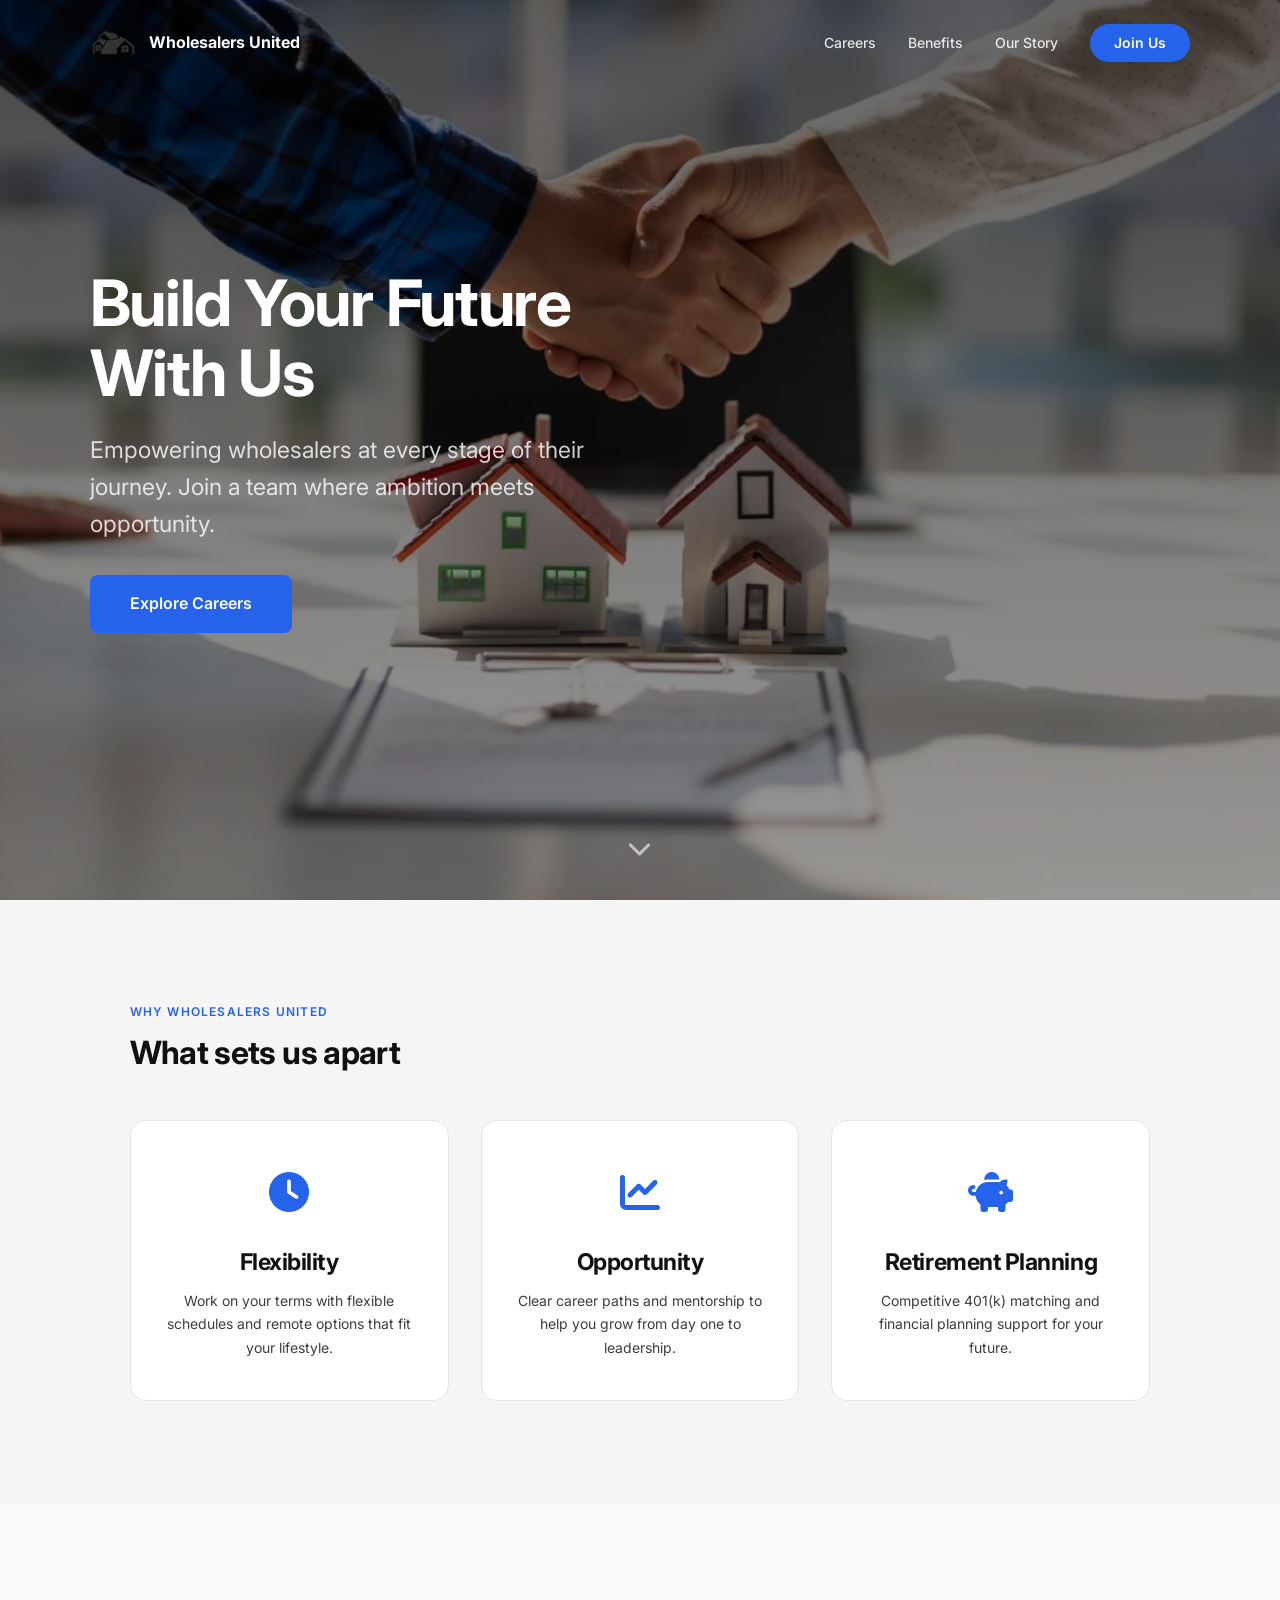
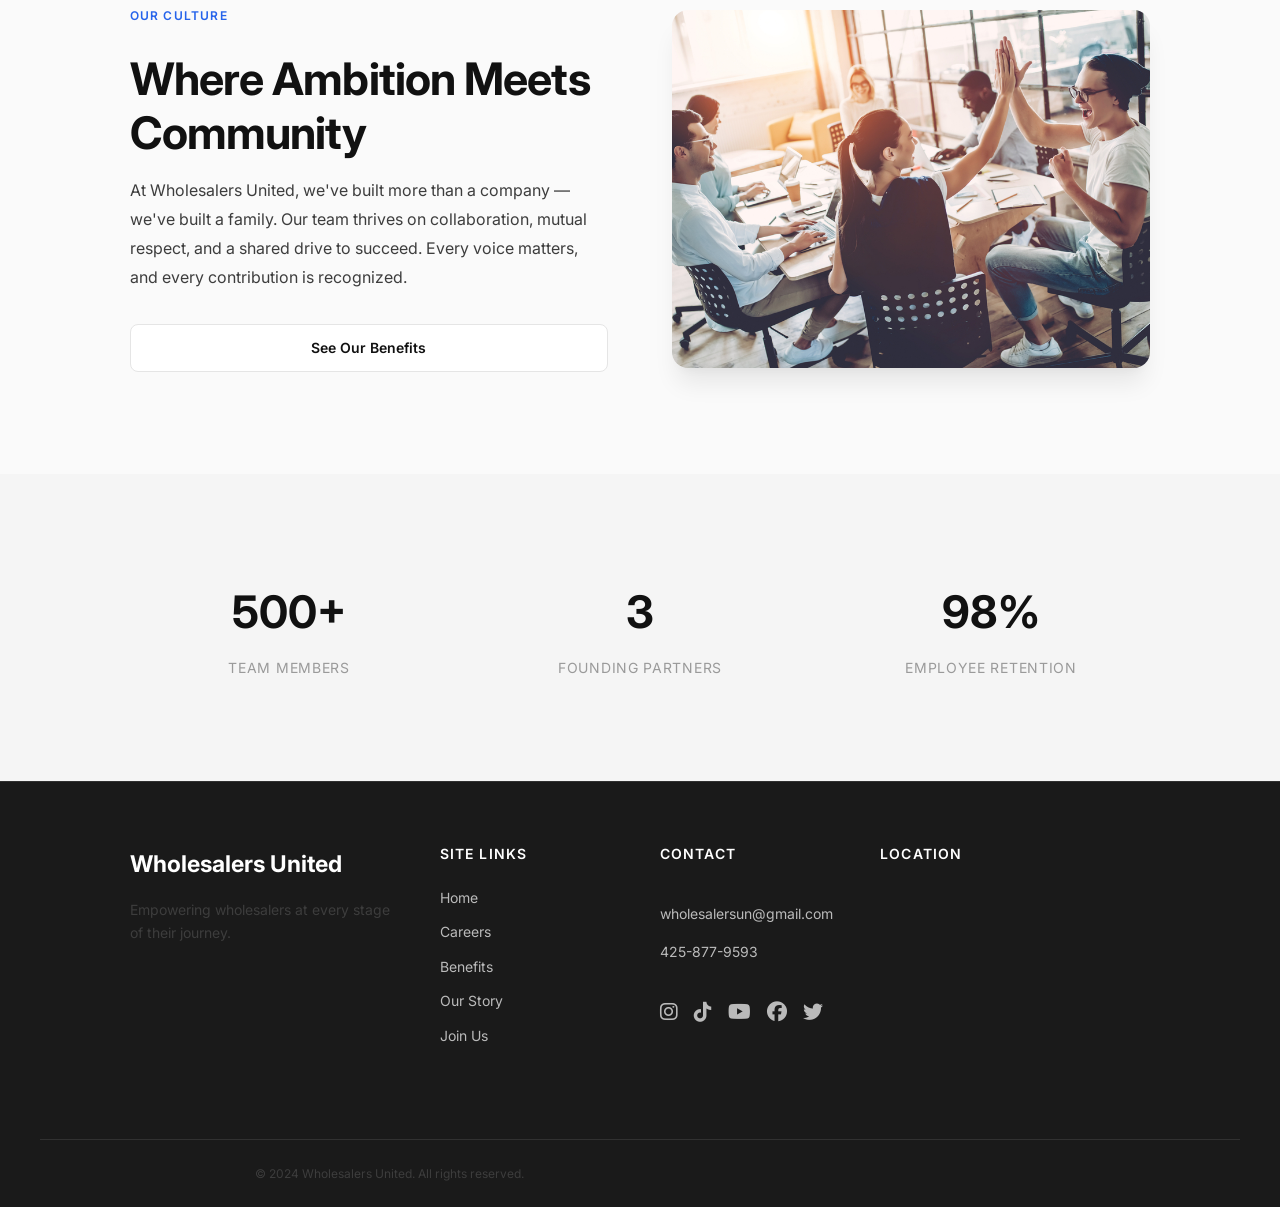
<file: index.html>
<!DOCTYPE html>
<html lang="en">
<head>
    <meta charset="UTF-8">
    <meta name="viewport" content="width=device-width, initial-scale=1.0">
    <meta name="description" content="Wholesalers United - Build your future in the wholesale industry. Explore careers, benefits, and opportunities.">
    <meta name="author" content="Abhinav, Prasanna, Sathvik">
    <link rel="stylesheet" href="https://cdnjs.cloudflare.com/ajax/libs/font-awesome/6.2.0/css/all.min.css" integrity="sha512-xh6O/CkQoPOWDdYTDqeRdPCVd1SpvCA9XXcUnZS2FmJNp1coAFzvtCN9BmamE+4aHK8yyUHUSCcJHgXloTyT2A==" crossorigin="anonymous" referrerpolicy="no-referrer">
    <link rel="stylesheet" href="style.css">
    <link rel="shortcut icon" href="./assets/images/logo.png" type="image/x-icon">
    <title>Wholesalers United</title>
</head>
<body>

    <!-- Navigation -->
    <nav class="nav" id="nav">
        <a href="index.html" class="nav__logo">
            <img src="assets/images/logo-small.png" alt="Wholesalers United logo">
            <span>Wholesalers United</span>
        </a>
        <div class="nav__links">
            <a href="careers.html" class="nav__link">Careers</a>
            <a href="benefits.html" class="nav__link">Benefits</a>
            <a href="ourStory.html" class="nav__link">Our Story</a>
            <a href="joinus.html" class="nav__cta">Join Us</a>
        </div>
        <div class="hamburger" id="hamburger" aria-label="Toggle navigation menu">
            <span class="hamburger__line"></span>
            <span class="hamburger__line"></span>
            <span class="hamburger__line"></span>
        </div>
    </nav>

    <!-- Mobile Menu -->
    <div class="mobile-menu" id="mobileMenu">
        <a href="careers.html" class="mobile-menu__link">Careers</a>
        <a href="benefits.html" class="mobile-menu__link">Benefits</a>
        <a href="ourStory.html" class="mobile-menu__link">Our Story</a>
        <a href="joinus.html" class="mobile-menu__link">Join Us</a>
    </div>

    <main>
        <!-- Hero -->
        <section class="hero hero--home">
            <div class="hero__content">
                <h1 class="hero__heading">Build Your Future With Us</h1>
                <p class="hero__subtext">Empowering wholesalers at every stage of their journey. Join a team where ambition meets opportunity.</p>
                <a href="joinus.html" class="btn btn--primary btn--large">Explore Careers</a>
            </div>
            <div class="hero__scroll" aria-hidden="true">
                <i class="fas fa-chevron-down"></i>
            </div>
        </section>

        <!-- Why Join -->
        <section class="value-section section-padding">
            <div class="container">
                <p class="eyebrow reveal">Why Wholesalers United</p>
                <h2 class="reveal" style="margin-bottom: var(--space-12);">What sets us apart</h2>
                <div class="value-grid">
                    <div class="value-card reveal reveal-delay-1">
                        <div class="value-card__icon"><i class="fas fa-clock"></i></div>
                        <h3 class="value-card__title">Flexibility</h3>
                        <p class="value-card__text">Work on your terms with flexible schedules and remote options that fit your lifestyle.</p>
                    </div>
                    <div class="value-card reveal reveal-delay-2">
                        <div class="value-card__icon"><i class="fas fa-chart-line"></i></div>
                        <h3 class="value-card__title">Opportunity</h3>
                        <p class="value-card__text">Clear career paths and mentorship to help you grow from day one to leadership.</p>
                    </div>
                    <div class="value-card reveal reveal-delay-3">
                        <div class="value-card__icon"><i class="fas fa-piggy-bank"></i></div>
                        <h3 class="value-card__title">Retirement Planning</h3>
                        <p class="value-card__text">Competitive 401(k) matching and financial planning support for your future.</p>
                    </div>
                </div>
            </div>
        </section>

        <!-- Culture -->
        <section class="section-padding">
            <div class="container">
                <div class="culture">
                    <div class="culture__content reveal">
                        <p class="eyebrow">Our Culture</p>
                        <h2 class="culture__heading">Where Ambition Meets Community</h2>
                        <p class="culture__text">At Wholesalers United, we've built more than a company &mdash; we've built a family. Our team thrives on collaboration, mutual respect, and a shared drive to succeed. Every voice matters, and every contribution is recognized.</p>
                        <a href="benefits.html" class="btn btn--secondary">See Our Benefits</a>
                    </div>
                    <img src="assets/images/culture.jpg" alt="Team collaborating at Wholesalers United" class="culture__image reveal">
                </div>
            </div>
        </section>

        <!-- Stats -->
        <section class="stats section-padding">
            <div class="container">
                <div class="stats__grid">
                    <div class="reveal">
                        <div class="stats__number">500+</div>
                        <div class="stats__label">Team Members</div>
                    </div>
                    <div class="reveal reveal-delay-1">
                        <div class="stats__number">3</div>
                        <div class="stats__label">Founding Partners</div>
                    </div>
                    <div class="reveal reveal-delay-2">
                        <div class="stats__number">98%</div>
                        <div class="stats__label">Employee Retention</div>
                    </div>
                </div>
            </div>
        </section>
    </main>

    <!-- Footer -->
    <footer class="footer">
        <div class="footer__inner">
            <div class="footer__brand">
                <div class="footer__logo">Wholesalers United</div>
                <p class="footer__tagline">Empowering wholesalers at every stage of their journey.</p>
            </div>
            <div>
                <h4 class="footer__heading">Site Links</h4>
                <nav class="footer__links">
                    <a href="index.html" class="footer__link">Home</a>
                    <a href="careers.html" class="footer__link">Careers</a>
                    <a href="benefits.html" class="footer__link">Benefits</a>
                    <a href="ourStory.html" class="footer__link">Our Story</a>
                    <a href="joinus.html" class="footer__link">Join Us</a>
                </nav>
            </div>
            <div class="footer__contact">
                <h4 class="footer__heading">Contact</h4>
                <div class="footer__contact-item">
                    <a href="mailto:wholesalersun@gmail.com">wholesalersun@gmail.com</a>
                </div>
                <div class="footer__contact-item">
                    <a href="tel:+14258779593">425-877-9593</a>
                </div>
                <div class="footer__socials">
                    <a href="https://www.instagram.com/race.2space/" class="footer__social-icon" aria-label="Instagram"><i class="fab fa-instagram"></i></a>
                    <a href="#" class="footer__social-icon" aria-label="TikTok"><i class="fab fa-tiktok"></i></a>
                    <a href="#" class="footer__social-icon" aria-label="YouTube"><i class="fab fa-youtube"></i></a>
                    <a href="#" class="footer__social-icon" aria-label="Facebook"><i class="fab fa-facebook"></i></a>
                    <a href="#" class="footer__social-icon" aria-label="Twitter"><i class="fab fa-twitter"></i></a>
                </div>
            </div>
            <div class="footer__map">
                <h4 class="footer__heading">Location</h4>
                <iframe
                    src="https://www.google.com/maps/embed/v1/place?key=AIzaSyBC4UJkv5-2PbhkRi8SfVWRxBMUucpZniI&q=Eiffel+Tower,Paris+France"
                    loading="lazy"
                    referrerpolicy="no-referrer-when-downgrade"
                    title="Office location map"
                    allowfullscreen>
                </iframe>
            </div>
        </div>
        <div class="footer__bottom">
            <p>&copy; 2024 Wholesalers United. All rights reserved.</p>
        </div>
    </footer>

    <script src="index.js"></script>
</body>
</html>
</file>
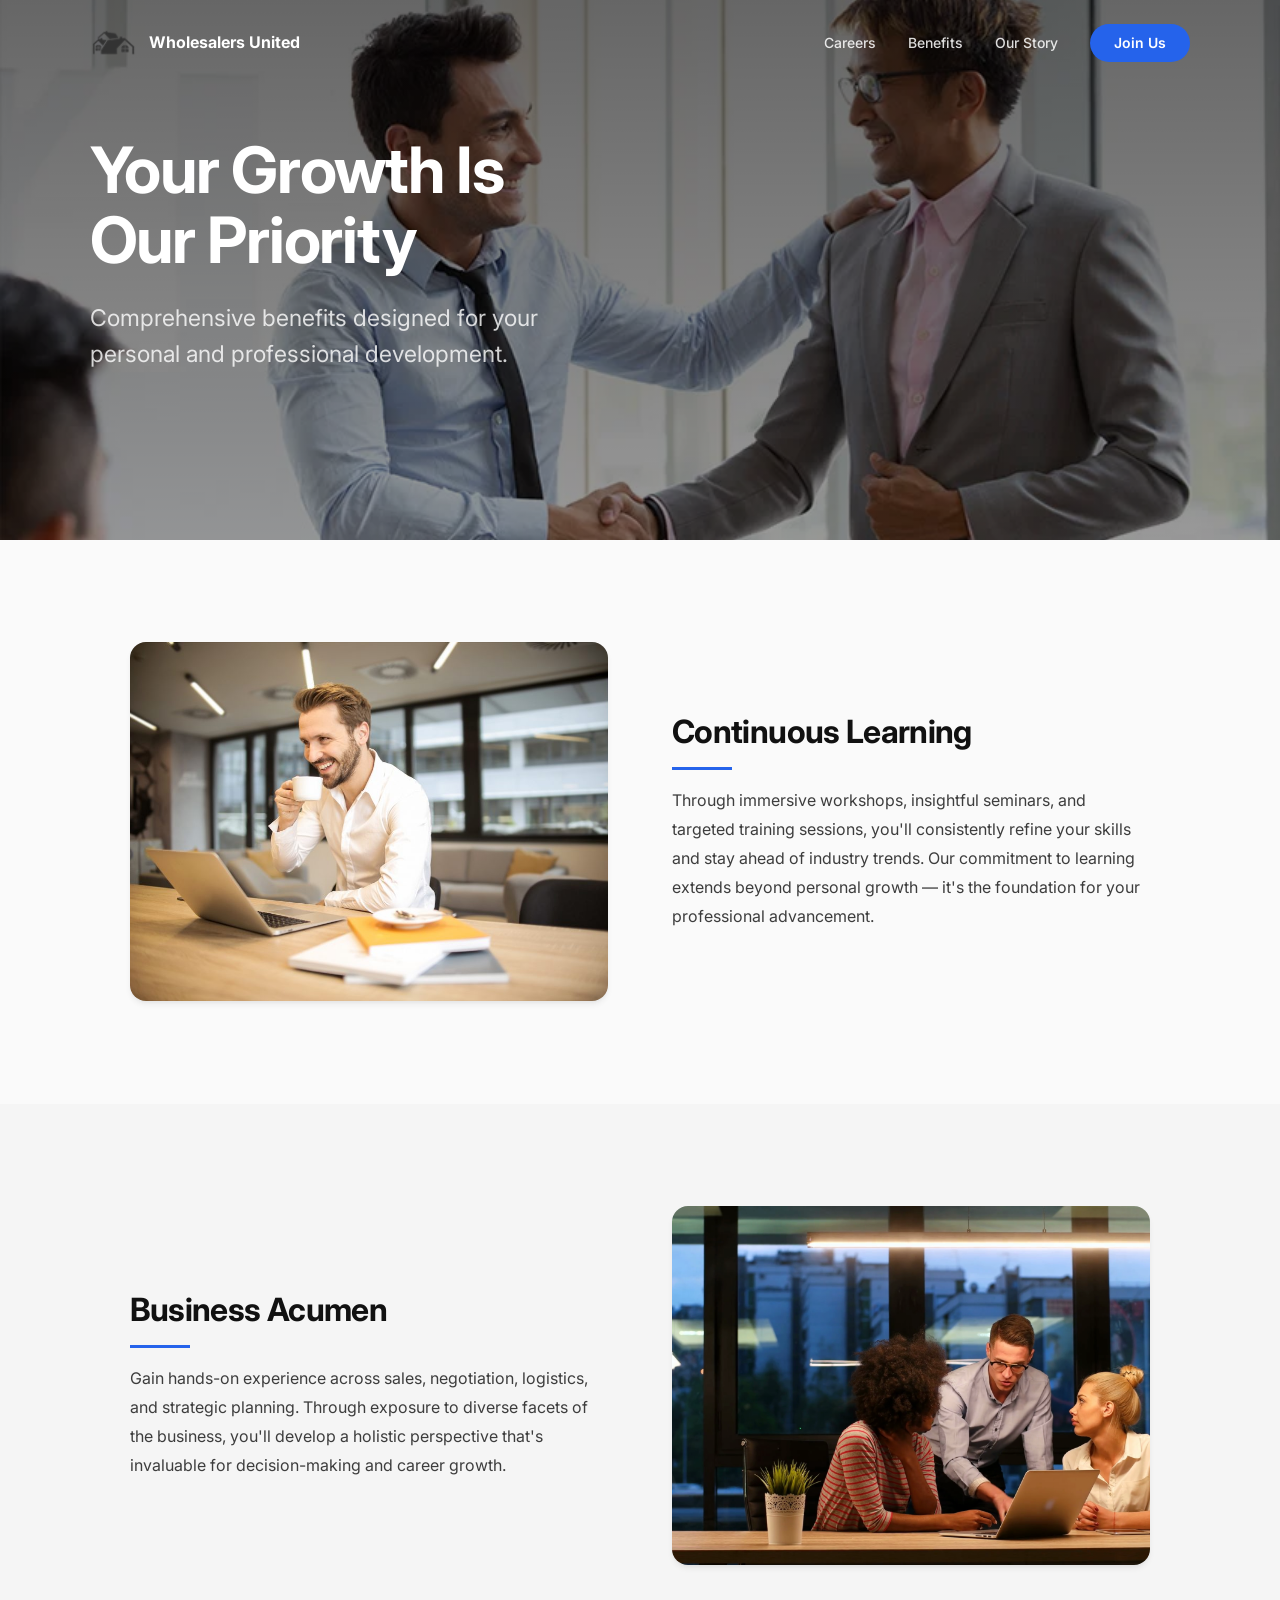
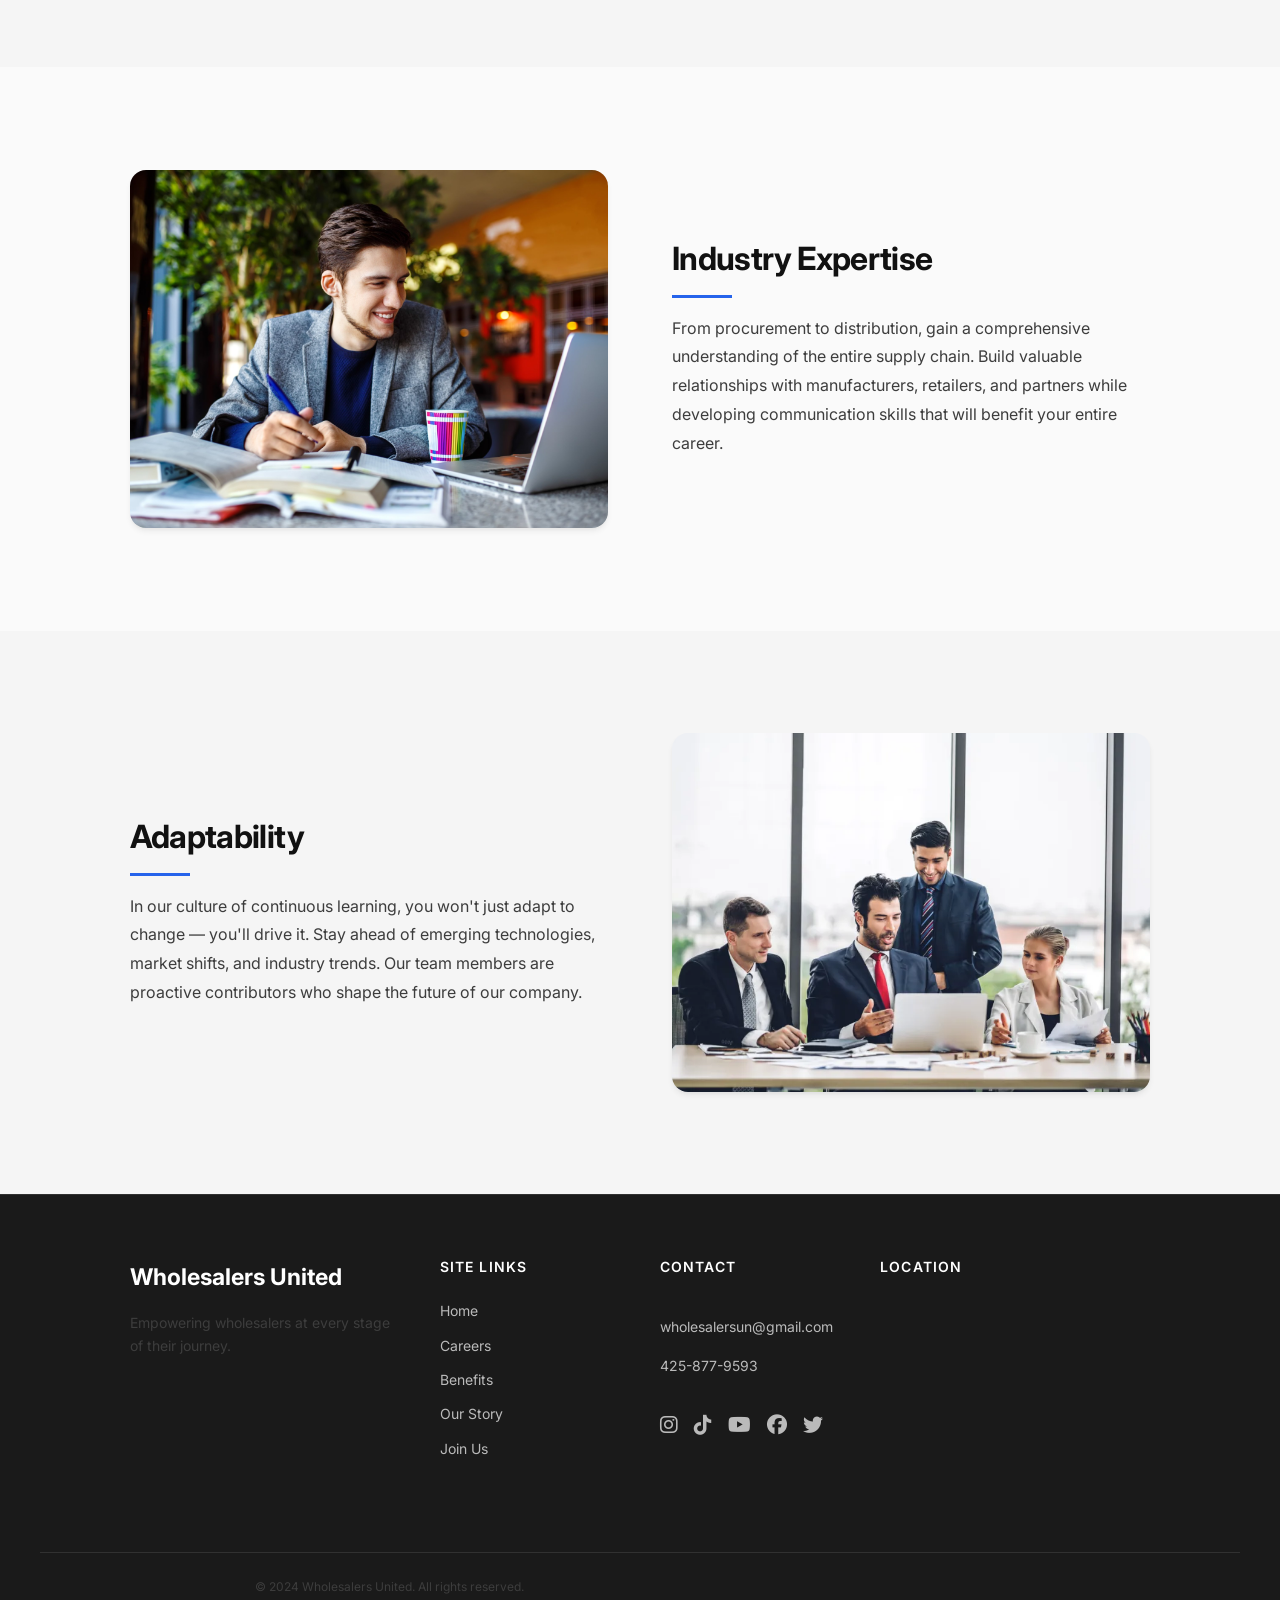
<file: benefits.html>
<!DOCTYPE html>
<html lang="en">
<head>
    <meta charset="UTF-8">
    <meta name="viewport" content="width=device-width, initial-scale=1.0">
    <meta name="description" content="Discover the benefits of working at Wholesalers United - learning, growth, and career development.">
    <meta name="author" content="Abhinav, Prasanna, Sathvik">
    <link rel="stylesheet" href="https://cdnjs.cloudflare.com/ajax/libs/font-awesome/6.2.0/css/all.min.css" integrity="sha512-xh6O/CkQoPOWDdYTDqeRdPCVd1SpvCA9XXcUnZS2FmJNp1coAFzvtCN9BmamE+4aHK8yyUHUSCcJHgXloTyT2A==" crossorigin="anonymous" referrerpolicy="no-referrer">
    <link rel="stylesheet" href="style.css">
    <link rel="shortcut icon" href="./assets/images/logo.png" type="image/x-icon">
    <title>Benefits - Wholesalers United</title>
</head>
<body>

    <!-- Navigation -->
    <nav class="nav" id="nav">
        <a href="index.html" class="nav__logo">
            <img src="assets/images/logo-small.png" alt="Wholesalers United logo">
            <span>Wholesalers United</span>
        </a>
        <div class="nav__links">
            <a href="careers.html" class="nav__link">Careers</a>
            <a href="benefits.html" class="nav__link">Benefits</a>
            <a href="ourStory.html" class="nav__link">Our Story</a>
            <a href="joinus.html" class="nav__cta">Join Us</a>
        </div>
        <div class="hamburger" id="hamburger" aria-label="Toggle navigation menu">
            <span class="hamburger__line"></span>
            <span class="hamburger__line"></span>
            <span class="hamburger__line"></span>
        </div>
    </nav>

    <!-- Mobile Menu -->
    <div class="mobile-menu" id="mobileMenu">
        <a href="careers.html" class="mobile-menu__link">Careers</a>
        <a href="benefits.html" class="mobile-menu__link">Benefits</a>
        <a href="ourStory.html" class="mobile-menu__link">Our Story</a>
        <a href="joinus.html" class="mobile-menu__link">Join Us</a>
    </div>

    <main>
        <!-- Hero -->
        <section class="hero hero--benefits hero--short">
            <div class="hero__content">
                <h1 class="hero__heading">Your Growth Is Our Priority</h1>
                <p class="hero__subtext">Comprehensive benefits designed for your personal and professional development.</p>
            </div>
        </section>

        <!-- Benefit 1: Continuous Learning -->
        <section class="section-padding">
            <div class="container">
                <div class="benefit-row reveal">
                    <img src="assets/images/benefit-learning.jpg" alt="Employee learning and development" class="benefit-row__image">
                    <div class="benefit-row__content">
                        <h2 class="benefit-row__title">Continuous Learning</h2>
                        <hr class="benefit-row__divider">
                        <p class="benefit-row__text">Through immersive workshops, insightful seminars, and targeted training sessions, you'll consistently refine your skills and stay ahead of industry trends. Our commitment to learning extends beyond personal growth &mdash; it's the foundation for your professional advancement.</p>
                    </div>
                </div>
            </div>
        </section>

        <!-- Benefit 2: Business Acumen -->
        <section class="section-padding" style="background-color: var(--color-gray-100);">
            <div class="container">
                <div class="benefit-row benefit-row--reverse reveal">
                    <img src="assets/images/benefit-business.webp" alt="Developing business skills" class="benefit-row__image">
                    <div class="benefit-row__content">
                        <h2 class="benefit-row__title">Business Acumen</h2>
                        <hr class="benefit-row__divider">
                        <p class="benefit-row__text">Gain hands-on experience across sales, negotiation, logistics, and strategic planning. Through exposure to diverse facets of the business, you'll develop a holistic perspective that's invaluable for decision-making and career growth.</p>
                    </div>
                </div>
            </div>
        </section>

        <!-- Benefit 3: Industry Expertise -->
        <section class="section-padding">
            <div class="container">
                <div class="benefit-row reveal">
                    <img src="assets/images/benefit-industry.webp" alt="Industry experience and expertise" class="benefit-row__image">
                    <div class="benefit-row__content">
                        <h2 class="benefit-row__title">Industry Expertise</h2>
                        <hr class="benefit-row__divider">
                        <p class="benefit-row__text">From procurement to distribution, gain a comprehensive understanding of the entire supply chain. Build valuable relationships with manufacturers, retailers, and partners while developing communication skills that will benefit your entire career.</p>
                    </div>
                </div>
            </div>
        </section>

        <!-- Benefit 4: Adaptability -->
        <section class="section-padding" style="background-color: var(--color-gray-100);">
            <div class="container">
                <div class="benefit-row benefit-row--reverse reveal">
                    <img src="assets/images/benefit-adaptability.webp" alt="Adaptability and innovation" class="benefit-row__image">
                    <div class="benefit-row__content">
                        <h2 class="benefit-row__title">Adaptability</h2>
                        <hr class="benefit-row__divider">
                        <p class="benefit-row__text">In our culture of continuous learning, you won't just adapt to change &mdash; you'll drive it. Stay ahead of emerging technologies, market shifts, and industry trends. Our team members are proactive contributors who shape the future of our company.</p>
                    </div>
                </div>
            </div>
        </section>
    </main>

    <!-- Footer -->
    <footer class="footer">
        <div class="footer__inner">
            <div class="footer__brand">
                <div class="footer__logo">Wholesalers United</div>
                <p class="footer__tagline">Empowering wholesalers at every stage of their journey.</p>
            </div>
            <div>
                <h4 class="footer__heading">Site Links</h4>
                <nav class="footer__links">
                    <a href="index.html" class="footer__link">Home</a>
                    <a href="careers.html" class="footer__link">Careers</a>
                    <a href="benefits.html" class="footer__link">Benefits</a>
                    <a href="ourStory.html" class="footer__link">Our Story</a>
                    <a href="joinus.html" class="footer__link">Join Us</a>
                </nav>
            </div>
            <div class="footer__contact">
                <h4 class="footer__heading">Contact</h4>
                <div class="footer__contact-item">
                    <a href="mailto:wholesalersun@gmail.com">wholesalersun@gmail.com</a>
                </div>
                <div class="footer__contact-item">
                    <a href="tel:+14258779593">425-877-9593</a>
                </div>
                <div class="footer__socials">
                    <a href="https://www.instagram.com/race.2space/" class="footer__social-icon" aria-label="Instagram"><i class="fab fa-instagram"></i></a>
                    <a href="#" class="footer__social-icon" aria-label="TikTok"><i class="fab fa-tiktok"></i></a>
                    <a href="#" class="footer__social-icon" aria-label="YouTube"><i class="fab fa-youtube"></i></a>
                    <a href="#" class="footer__social-icon" aria-label="Facebook"><i class="fab fa-facebook"></i></a>
                    <a href="#" class="footer__social-icon" aria-label="Twitter"><i class="fab fa-twitter"></i></a>
                </div>
            </div>
            <div class="footer__map">
                <h4 class="footer__heading">Location</h4>
                <iframe
                    src="https://www.google.com/maps/embed/v1/place?key=AIzaSyBC4UJkv5-2PbhkRi8SfVWRxBMUucpZniI&q=Eiffel+Tower,Paris+France"
                    loading="lazy"
                    referrerpolicy="no-referrer-when-downgrade"
                    title="Office location map"
                    allowfullscreen>
                </iframe>
            </div>
        </div>
        <div class="footer__bottom">
            <p>&copy; 2024 Wholesalers United. All rights reserved.</p>
        </div>
    </footer>

    <script src="index.js"></script>
</body>
</html>
</file>
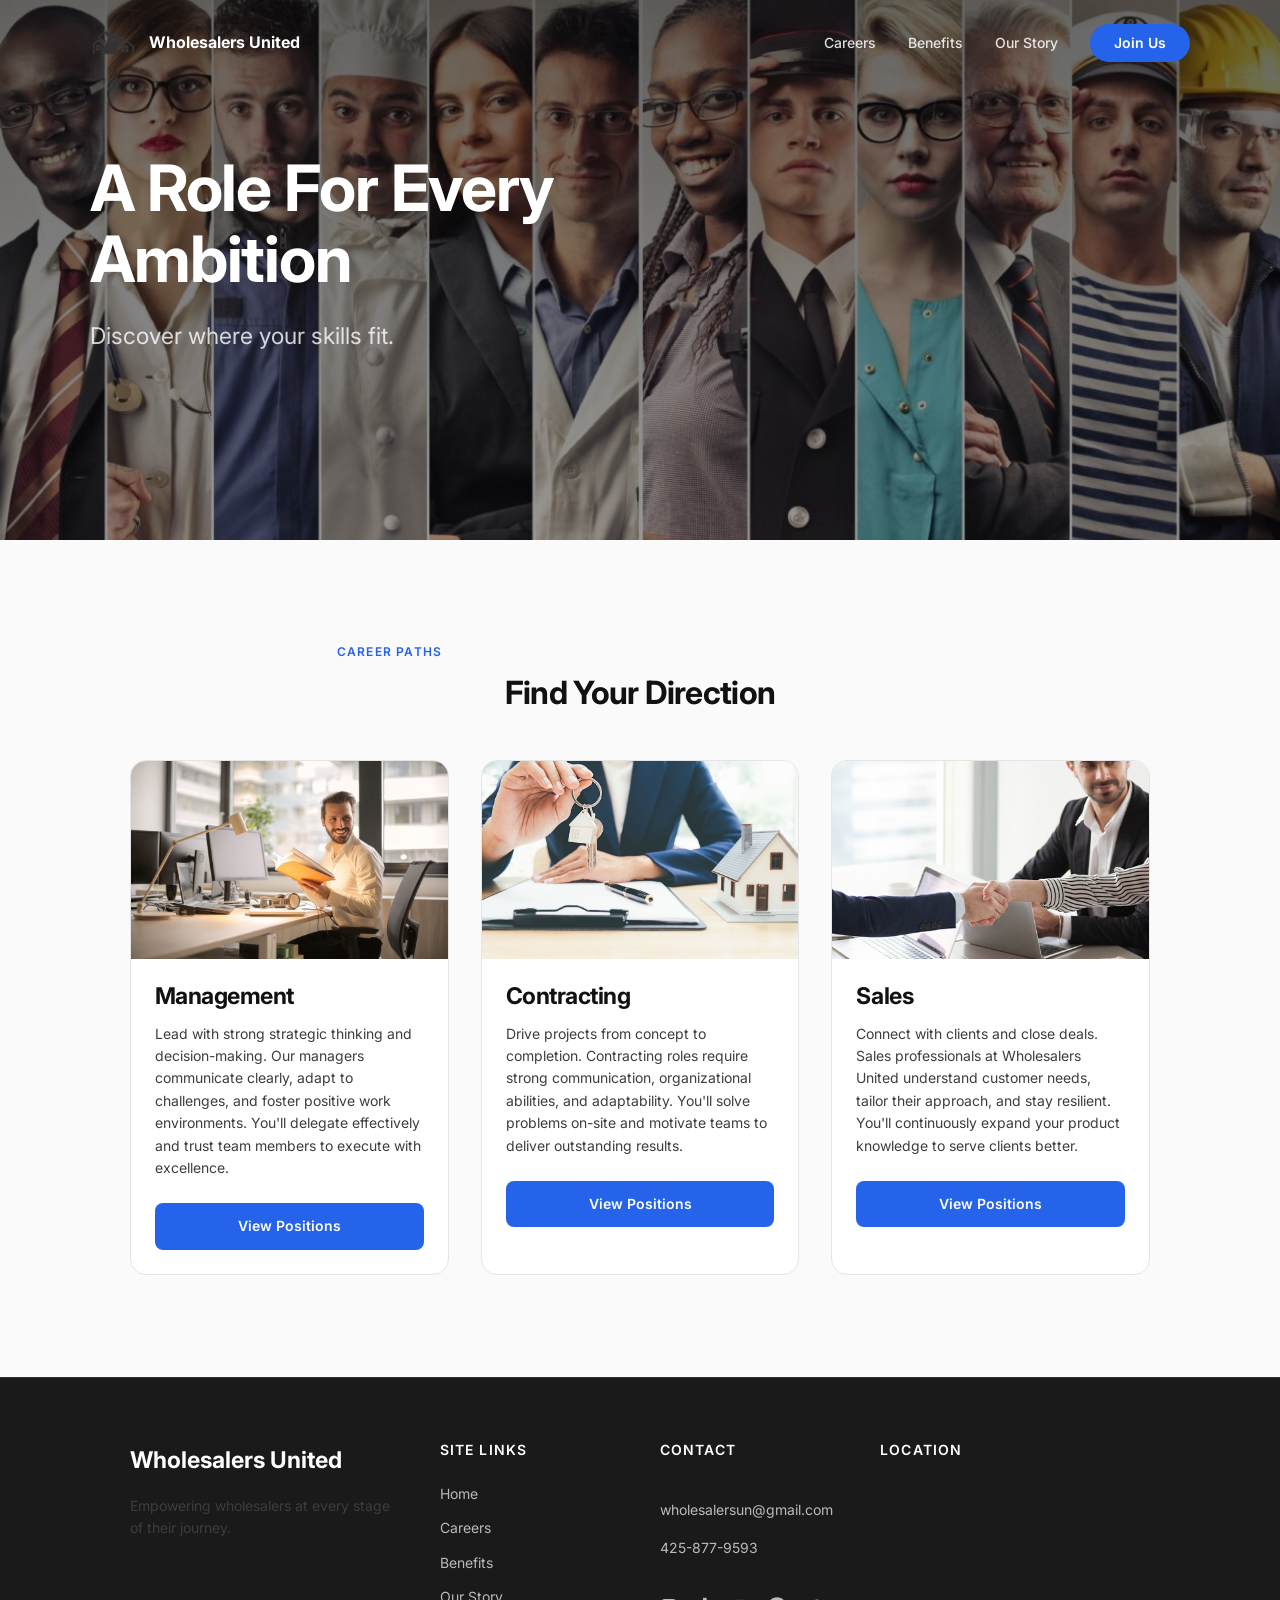
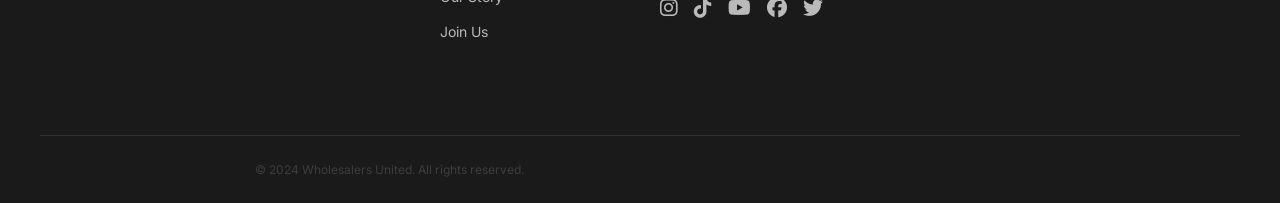
<file: careers.html>
<!DOCTYPE html>
<html lang="en">
<head>
    <meta charset="UTF-8">
    <meta name="viewport" content="width=device-width, initial-scale=1.0">
    <meta name="description" content="Explore career opportunities at Wholesalers United - management, contracting, and sales roles.">
    <meta name="author" content="Abhinav, Prasanna, Sathvik">
    <link rel="stylesheet" href="https://cdnjs.cloudflare.com/ajax/libs/font-awesome/6.2.0/css/all.min.css" integrity="sha512-xh6O/CkQoPOWDdYTDqeRdPCVd1SpvCA9XXcUnZS2FmJNp1coAFzvtCN9BmamE+4aHK8yyUHUSCcJHgXloTyT2A==" crossorigin="anonymous" referrerpolicy="no-referrer">
    <link rel="stylesheet" href="style.css">
    <link rel="shortcut icon" href="./assets/images/logo.png" type="image/x-icon">
    <title>Careers - Wholesalers United</title>
</head>
<body>

    <!-- Navigation -->
    <nav class="nav" id="nav">
        <a href="index.html" class="nav__logo">
            <img src="assets/images/logo-small.png" alt="Wholesalers United logo">
            <span>Wholesalers United</span>
        </a>
        <div class="nav__links">
            <a href="careers.html" class="nav__link">Careers</a>
            <a href="benefits.html" class="nav__link">Benefits</a>
            <a href="ourStory.html" class="nav__link">Our Story</a>
            <a href="joinus.html" class="nav__cta">Join Us</a>
        </div>
        <div class="hamburger" id="hamburger" aria-label="Toggle navigation menu">
            <span class="hamburger__line"></span>
            <span class="hamburger__line"></span>
            <span class="hamburger__line"></span>
        </div>
    </nav>

    <!-- Mobile Menu -->
    <div class="mobile-menu" id="mobileMenu">
        <a href="careers.html" class="mobile-menu__link">Careers</a>
        <a href="benefits.html" class="mobile-menu__link">Benefits</a>
        <a href="ourStory.html" class="mobile-menu__link">Our Story</a>
        <a href="joinus.html" class="mobile-menu__link">Join Us</a>
    </div>

    <main>
        <!-- Hero -->
        <section class="hero hero--careers hero--short">
            <div class="hero__content">
                <h1 class="hero__heading">A Role For Every Ambition</h1>
                <p class="hero__subtext">Discover where your skills fit.</p>
            </div>
        </section>

        <!-- Career Categories -->
        <section class="section-padding">
            <div class="container">
                <p class="eyebrow reveal" style="text-align: center;">Career Paths</p>
                <h2 class="reveal" style="text-align: center; margin-bottom: var(--space-12);">Find Your Direction</h2>
                <div class="careers-grid">
                    <div class="card reveal reveal-delay-1">
                        <img src="assets/images/career-management.jpg" alt="Management career path" class="card__image">
                        <div class="card__body">
                            <h3 class="card__title">Management</h3>
                            <p class="card__text">Lead with strong strategic thinking and decision-making. Our managers communicate clearly, adapt to challenges, and foster positive work environments. You'll delegate effectively and trust team members to execute with excellence.</p>
                            <a href="joinus.html#management" class="btn btn--primary" style="margin-top: var(--space-6); width: 100%;">View Positions</a>
                        </div>
                    </div>
                    <div class="card reveal reveal-delay-2">
                        <img src="assets/images/career-contractor.jpg" alt="Contractor career path" class="card__image">
                        <div class="card__body">
                            <h3 class="card__title">Contracting</h3>
                            <p class="card__text">Drive projects from concept to completion. Contracting roles require strong communication, organizational abilities, and adaptability. You'll solve problems on-site and motivate teams to deliver outstanding results.</p>
                            <a href="joinus.html#contractor" class="btn btn--primary" style="margin-top: var(--space-6); width: 100%;">View Positions</a>
                        </div>
                    </div>
                    <div class="card reveal reveal-delay-3">
                        <img src="assets/images/career-sales.jpg" alt="Sales career path" class="card__image">
                        <div class="card__body">
                            <h3 class="card__title">Sales</h3>
                            <p class="card__text">Connect with clients and close deals. Sales professionals at Wholesalers United understand customer needs, tailor their approach, and stay resilient. You'll continuously expand your product knowledge to serve clients better.</p>
                            <a href="joinus.html#sales" class="btn btn--primary" style="margin-top: var(--space-6); width: 100%;">View Positions</a>
                        </div>
                    </div>
                </div>
            </div>
        </section>
    </main>

    <!-- Footer -->
    <footer class="footer">
        <div class="footer__inner">
            <div class="footer__brand">
                <div class="footer__logo">Wholesalers United</div>
                <p class="footer__tagline">Empowering wholesalers at every stage of their journey.</p>
            </div>
            <div>
                <h4 class="footer__heading">Site Links</h4>
                <nav class="footer__links">
                    <a href="index.html" class="footer__link">Home</a>
                    <a href="careers.html" class="footer__link">Careers</a>
                    <a href="benefits.html" class="footer__link">Benefits</a>
                    <a href="ourStory.html" class="footer__link">Our Story</a>
                    <a href="joinus.html" class="footer__link">Join Us</a>
                </nav>
            </div>
            <div class="footer__contact">
                <h4 class="footer__heading">Contact</h4>
                <div class="footer__contact-item">
                    <a href="mailto:wholesalersun@gmail.com">wholesalersun@gmail.com</a>
                </div>
                <div class="footer__contact-item">
                    <a href="tel:+14258779593">425-877-9593</a>
                </div>
                <div class="footer__socials">
                    <a href="https://www.instagram.com/race.2space/" class="footer__social-icon" aria-label="Instagram"><i class="fab fa-instagram"></i></a>
                    <a href="#" class="footer__social-icon" aria-label="TikTok"><i class="fab fa-tiktok"></i></a>
                    <a href="#" class="footer__social-icon" aria-label="YouTube"><i class="fab fa-youtube"></i></a>
                    <a href="#" class="footer__social-icon" aria-label="Facebook"><i class="fab fa-facebook"></i></a>
                    <a href="#" class="footer__social-icon" aria-label="Twitter"><i class="fab fa-twitter"></i></a>
                </div>
            </div>
            <div class="footer__map">
                <h4 class="footer__heading">Location</h4>
                <iframe
                    src="https://www.google.com/maps/embed/v1/place?key=AIzaSyBC4UJkv5-2PbhkRi8SfVWRxBMUucpZniI&q=Eiffel+Tower,Paris+France"
                    loading="lazy"
                    referrerpolicy="no-referrer-when-downgrade"
                    title="Office location map"
                    allowfullscreen>
                </iframe>
            </div>
        </div>
        <div class="footer__bottom">
            <p>&copy; 2024 Wholesalers United. All rights reserved.</p>
        </div>
    </footer>

    <script src="index.js"></script>
</body>
</html>
</file>
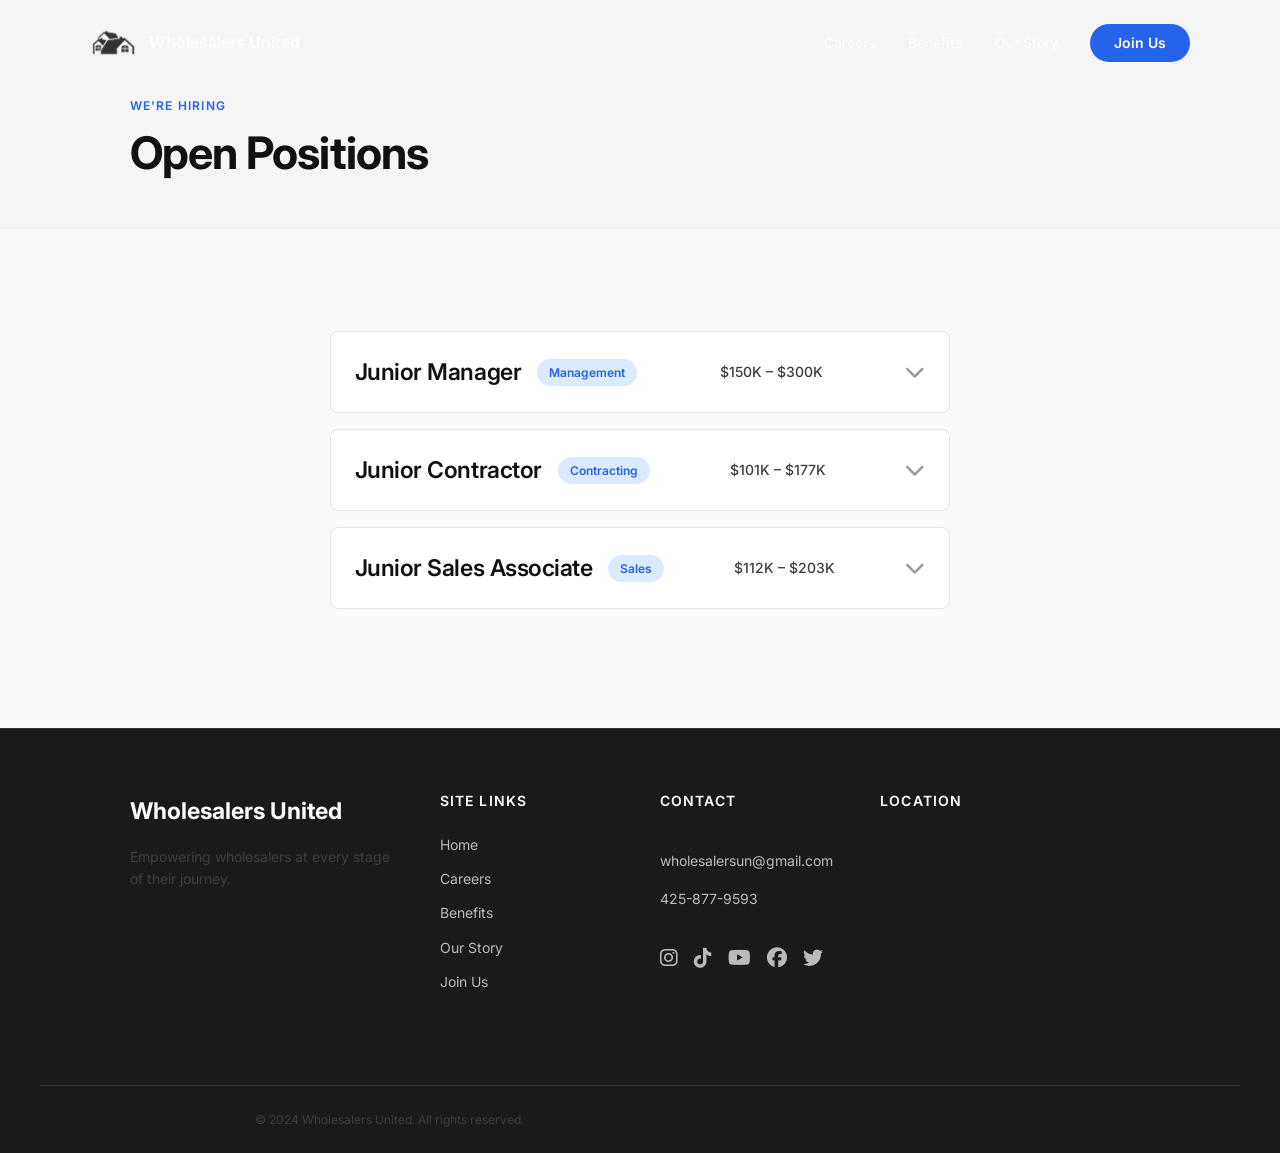
<file: joinus.html>
<!DOCTYPE html>
<html lang="en">
<head>
    <meta charset="UTF-8">
    <meta name="viewport" content="width=device-width, initial-scale=1.0">
    <meta name="description" content="Open positions at Wholesalers United - apply for management, contracting, and sales roles.">
    <meta name="author" content="Abhinav, Prasanna, Sathvik">
    <link rel="stylesheet" href="https://cdnjs.cloudflare.com/ajax/libs/font-awesome/6.2.0/css/all.min.css" integrity="sha512-xh6O/CkQoPOWDdYTDqeRdPCVd1SpvCA9XXcUnZS2FmJNp1coAFzvtCN9BmamE+4aHK8yyUHUSCcJHgXloTyT2A==" crossorigin="anonymous" referrerpolicy="no-referrer">
    <link rel="stylesheet" href="style.css">
    <link rel="shortcut icon" href="./assets/images/logo.png" type="image/x-icon">
    <title>Open Positions - Wholesalers United</title>
</head>
<body>

    <!-- Navigation -->
    <nav class="nav nav--scrolled" id="nav">
        <a href="index.html" class="nav__logo">
            <img src="assets/images/logo-small.png" alt="Wholesalers United logo">
            <span>Wholesalers United</span>
        </a>
        <div class="nav__links">
            <a href="careers.html" class="nav__link">Careers</a>
            <a href="benefits.html" class="nav__link">Benefits</a>
            <a href="ourStory.html" class="nav__link">Our Story</a>
            <a href="joinus.html" class="nav__cta">Join Us</a>
        </div>
        <div class="hamburger" id="hamburger" aria-label="Toggle navigation menu">
            <span class="hamburger__line"></span>
            <span class="hamburger__line"></span>
            <span class="hamburger__line"></span>
        </div>
    </nav>

    <!-- Mobile Menu -->
    <div class="mobile-menu" id="mobileMenu">
        <a href="careers.html" class="mobile-menu__link">Careers</a>
        <a href="benefits.html" class="mobile-menu__link">Benefits</a>
        <a href="ourStory.html" class="mobile-menu__link">Our Story</a>
        <a href="joinus.html" class="mobile-menu__link">Join Us</a>
    </div>

    <main>
        <!-- Header -->
        <section class="positions-header">
            <div class="container">
                <p class="eyebrow">We're Hiring</p>
                <h1 class="positions-header__title">Open Positions</h1>
            </div>
        </section>

        <!-- Job Listings -->
        <section class="section-padding">
            <div class="container" style="max-width: 800px;">

                <!-- Junior Manager -->
                <div class="job-listing reveal" id="management">
                    <div class="job-listing__header">
                        <div class="job-listing__title-group">
                            <h3 class="job-listing__title">Junior Manager</h3>
                            <span class="job-listing__badge">Management</span>
                        </div>
                        <span class="job-listing__salary">$150K &ndash; $300K</span>
                        <span class="job-listing__chevron"><i class="fas fa-chevron-down"></i></span>
                    </div>
                    <div class="job-listing__body">
                        <div class="job-listing__content">
                            <div class="job-listing__section">
                                <h4 class="job-listing__section-title">Overview</h4>
                                <p>Junior managers work closely with associates as their superior, providing extensive feedback and assistance. They may also serve as substitutes for associates in select cases.</p>
                            </div>
                            <div class="job-listing__section">
                                <h4 class="job-listing__section-title">Responsibilities</h4>
                                <ul>
                                    <li>Recruit, hire, and train new members of the sales staff</li>
                                    <li>Set goals, analyze data, and develop training programs</li>
                                    <li>Direct and organize team operations</li>
                                    <li>Monitor associates' work and provide feedback</li>
                                </ul>
                            </div>
                            <div class="job-listing__section">
                                <h4 class="job-listing__section-title">Qualifications</h4>
                                <ul>
                                    <li>Demonstrated leadership expertise</li>
                                    <li>Track record as a top sales or contracting associate</li>
                                    <li>Strong communication and organizational skills</li>
                                </ul>
                            </div>
                            <div class="job-listing__apply">
                                <a href="application.html" class="btn btn--primary">Apply Now</a>
                            </div>
                        </div>
                    </div>
                </div>

                <!-- Junior Contractor -->
                <div class="job-listing reveal reveal-delay-1" id="contractor">
                    <div class="job-listing__header">
                        <div class="job-listing__title-group">
                            <h3 class="job-listing__title">Junior Contractor</h3>
                            <span class="job-listing__badge">Contracting</span>
                        </div>
                        <span class="job-listing__salary">$101K &ndash; $177K</span>
                        <span class="job-listing__chevron"><i class="fas fa-chevron-down"></i></span>
                    </div>
                    <div class="job-listing__body">
                        <div class="job-listing__content">
                            <div class="job-listing__section">
                                <h4 class="job-listing__section-title">Overview</h4>
                                <p>Junior contractors work closely with sales associates to maximize profit on each contractual deal, collaborating to negotiate reasonable terms between buyers and sellers.</p>
                            </div>
                            <div class="job-listing__section">
                                <h4 class="job-listing__section-title">Responsibilities</h4>
                                <ul>
                                    <li>Find property owners wishing to sell and put properties under contract</li>
                                    <li>Document the entire contracting process</li>
                                    <li>Provide contracts to sales associates</li>
                                    <li>Collaborate on deal negotiation and profit optimization</li>
                                </ul>
                            </div>
                            <div class="job-listing__section">
                                <h4 class="job-listing__section-title">Qualifications</h4>
                                <ul>
                                    <li>Ability to identify profitable properties under contract</li>
                                    <li>Good judgment for when to hold firm and when to compromise</li>
                                    <li>Strong negotiation and documentation skills</li>
                                </ul>
                            </div>
                            <div class="job-listing__apply">
                                <a href="application.html" class="btn btn--primary">Apply Now</a>
                            </div>
                        </div>
                    </div>
                </div>

                <!-- Junior Sales Associate -->
                <div class="job-listing reveal reveal-delay-2" id="sales">
                    <div class="job-listing__header">
                        <div class="job-listing__title-group">
                            <h3 class="job-listing__title">Junior Sales Associate</h3>
                            <span class="job-listing__badge">Sales</span>
                        </div>
                        <span class="job-listing__salary">$112K &ndash; $203K</span>
                        <span class="job-listing__chevron"><i class="fas fa-chevron-down"></i></span>
                    </div>
                    <div class="job-listing__body">
                        <div class="job-listing__content">
                            <div class="job-listing__section">
                                <h4 class="job-listing__section-title">Overview</h4>
                                <p>Junior sales associates work closely with contracting associates to sell contracted properties, managing relationships with outside parties and handling multiple stakeholders at once.</p>
                            </div>
                            <div class="job-listing__section">
                                <h4 class="job-listing__section-title">Responsibilities</h4>
                                <ul>
                                    <li>Organize and maintain a list of potential buyers for contractual properties</li>
                                    <li>Negotiate deals with buyers independently or under supervision</li>
                                    <li>Manage relationships with multiple external parties</li>
                                    <li>Collaborate with contracting associates on property sales</li>
                                </ul>
                            </div>
                            <div class="job-listing__section">
                                <h4 class="job-listing__section-title">Qualifications</h4>
                                <ul>
                                    <li>Strong bargaining abilities and confidence</li>
                                    <li>Ability to hold ground in negotiations</li>
                                    <li>Good judgment and interpersonal skills</li>
                                </ul>
                            </div>
                            <div class="job-listing__apply">
                                <a href="application.html" class="btn btn--primary">Apply Now</a>
                            </div>
                        </div>
                    </div>
                </div>

            </div>
        </section>
    </main>

    <!-- Footer -->
    <footer class="footer">
        <div class="footer__inner">
            <div class="footer__brand">
                <div class="footer__logo">Wholesalers United</div>
                <p class="footer__tagline">Empowering wholesalers at every stage of their journey.</p>
            </div>
            <div>
                <h4 class="footer__heading">Site Links</h4>
                <nav class="footer__links">
                    <a href="index.html" class="footer__link">Home</a>
                    <a href="careers.html" class="footer__link">Careers</a>
                    <a href="benefits.html" class="footer__link">Benefits</a>
                    <a href="ourStory.html" class="footer__link">Our Story</a>
                    <a href="joinus.html" class="footer__link">Join Us</a>
                </nav>
            </div>
            <div class="footer__contact">
                <h4 class="footer__heading">Contact</h4>
                <div class="footer__contact-item">
                    <a href="mailto:wholesalersun@gmail.com">wholesalersun@gmail.com</a>
                </div>
                <div class="footer__contact-item">
                    <a href="tel:+14258779593">425-877-9593</a>
                </div>
                <div class="footer__socials">
                    <a href="https://www.instagram.com/race.2space/" class="footer__social-icon" aria-label="Instagram"><i class="fab fa-instagram"></i></a>
                    <a href="#" class="footer__social-icon" aria-label="TikTok"><i class="fab fa-tiktok"></i></a>
                    <a href="#" class="footer__social-icon" aria-label="YouTube"><i class="fab fa-youtube"></i></a>
                    <a href="#" class="footer__social-icon" aria-label="Facebook"><i class="fab fa-facebook"></i></a>
                    <a href="#" class="footer__social-icon" aria-label="Twitter"><i class="fab fa-twitter"></i></a>
                </div>
            </div>
            <div class="footer__map">
                <h4 class="footer__heading">Location</h4>
                <iframe
                    src="https://www.google.com/maps/embed/v1/place?key=AIzaSyBC4UJkv5-2PbhkRi8SfVWRxBMUucpZniI&q=Eiffel+Tower,Paris+France"
                    loading="lazy"
                    referrerpolicy="no-referrer-when-downgrade"
                    title="Office location map"
                    allowfullscreen>
                </iframe>
            </div>
        </div>
        <div class="footer__bottom">
            <p>&copy; 2024 Wholesalers United. All rights reserved.</p>
        </div>
    </footer>

    <script src="index.js"></script>
</body>
</html>
</file>
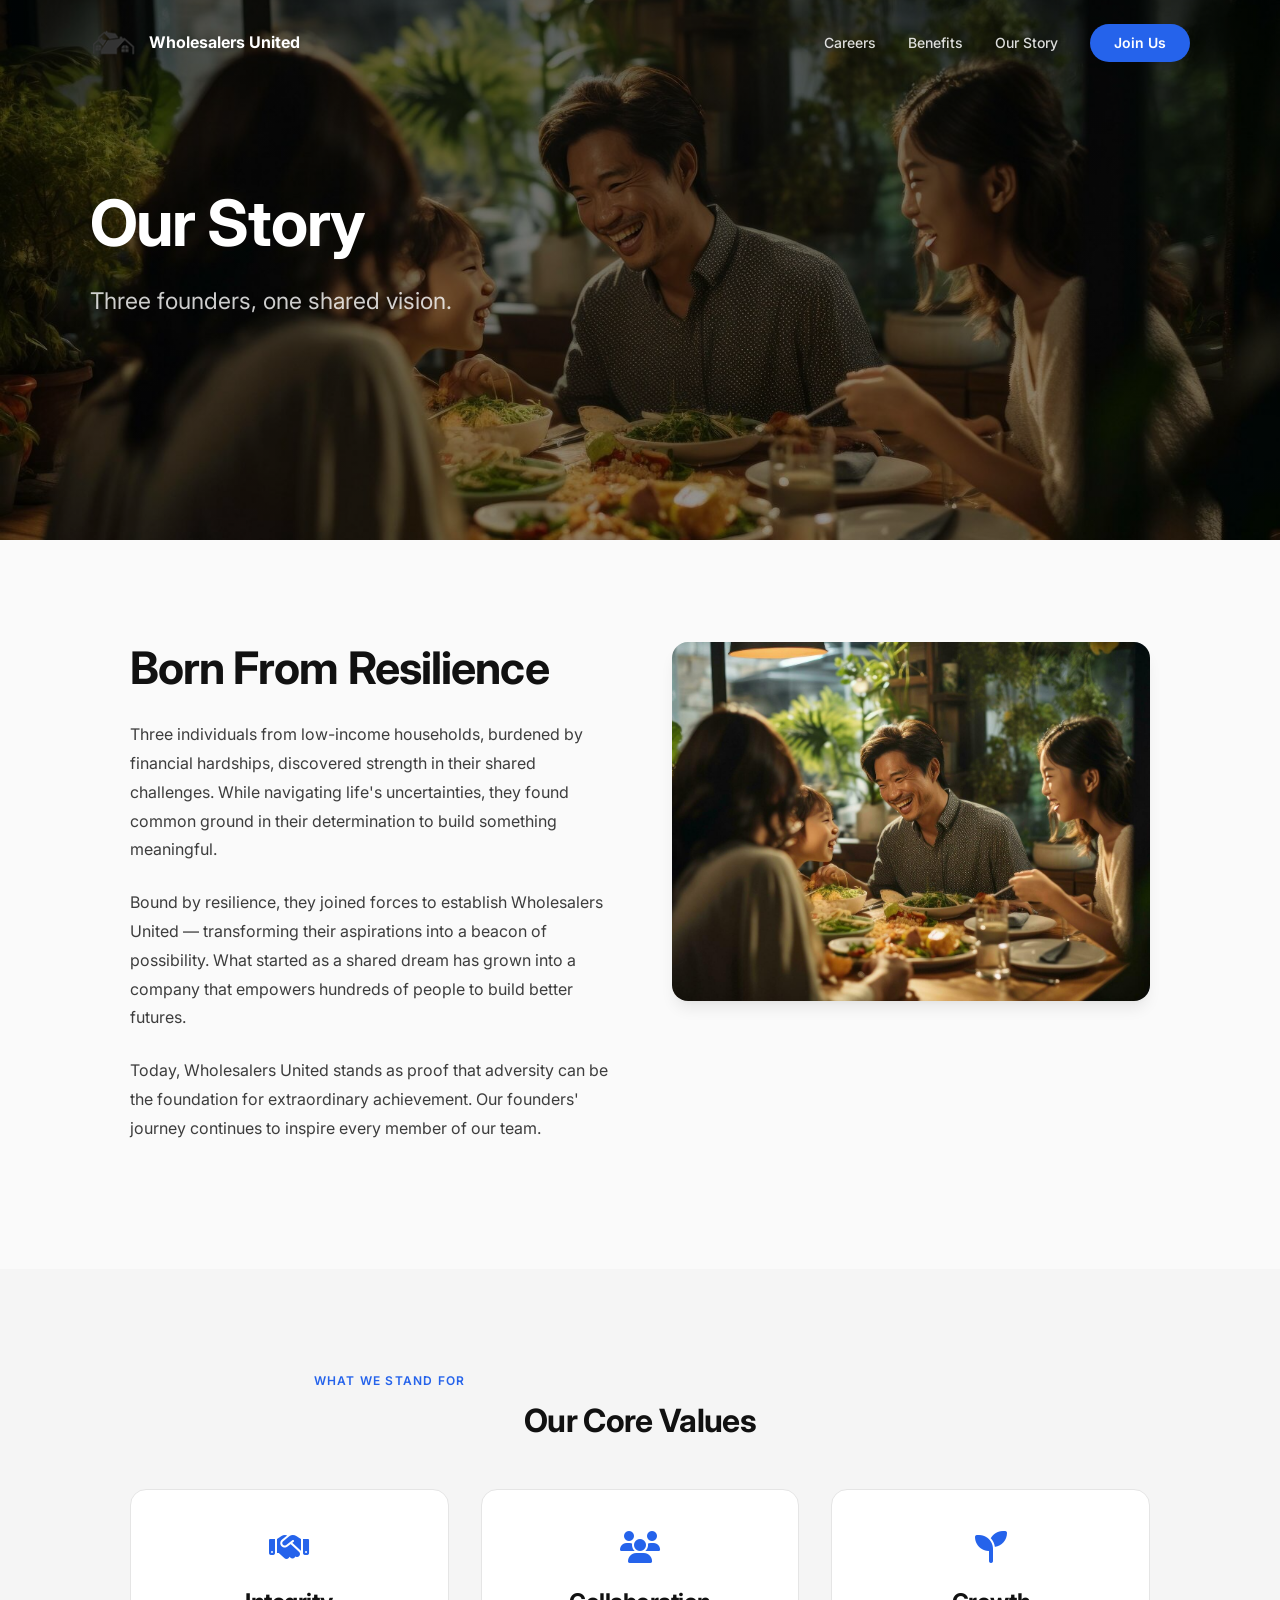
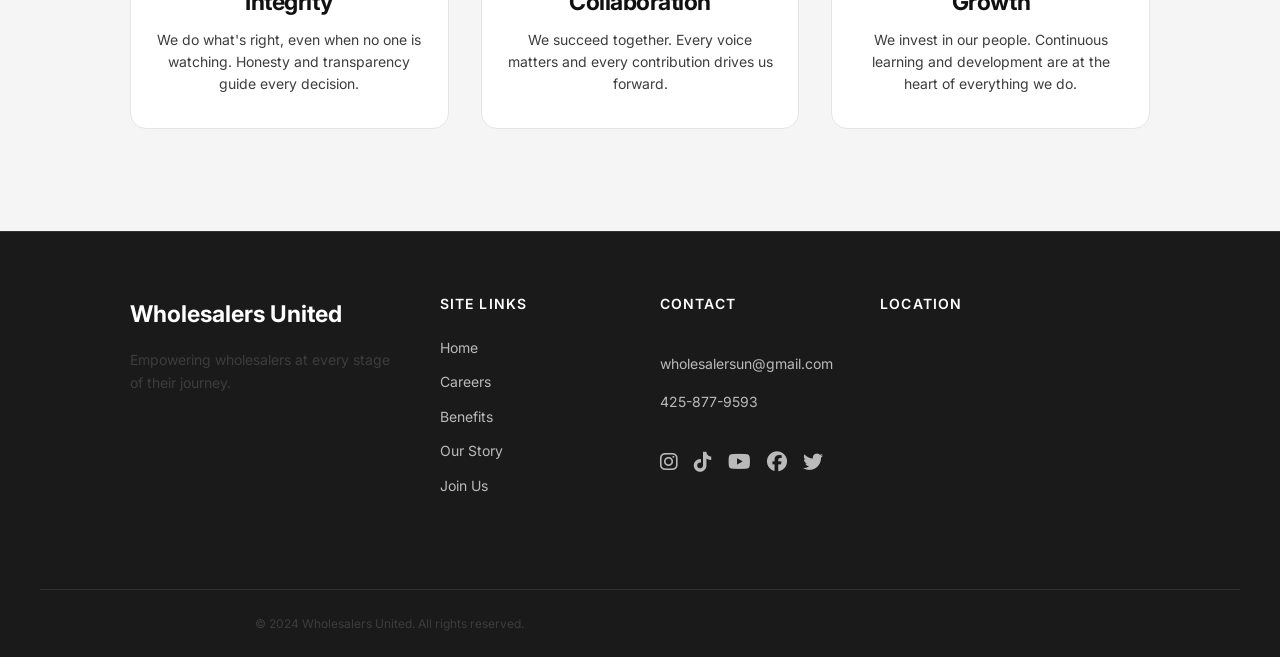
<file: ourStory.html>
<!DOCTYPE html>
<html lang="en">
<head>
    <meta charset="UTF-8">
    <meta name="viewport" content="width=device-width, initial-scale=1.0">
    <meta name="description" content="The story behind Wholesalers United - three founders, one shared vision.">
    <meta name="author" content="Abhinav, Prasanna, Sathvik">
    <link rel="stylesheet" href="https://cdnjs.cloudflare.com/ajax/libs/font-awesome/6.2.0/css/all.min.css" integrity="sha512-xh6O/CkQoPOWDdYTDqeRdPCVd1SpvCA9XXcUnZS2FmJNp1coAFzvtCN9BmamE+4aHK8yyUHUSCcJHgXloTyT2A==" crossorigin="anonymous" referrerpolicy="no-referrer">
    <link rel="stylesheet" href="style.css">
    <link rel="shortcut icon" href="./assets/images/logo.png" type="image/x-icon">
    <title>Our Story - Wholesalers United</title>
</head>
<body>

    <!-- Navigation -->
    <nav class="nav" id="nav">
        <a href="index.html" class="nav__logo">
            <img src="assets/images/logo-small.png" alt="Wholesalers United logo">
            <span>Wholesalers United</span>
        </a>
        <div class="nav__links">
            <a href="careers.html" class="nav__link">Careers</a>
            <a href="benefits.html" class="nav__link">Benefits</a>
            <a href="ourStory.html" class="nav__link">Our Story</a>
            <a href="joinus.html" class="nav__cta">Join Us</a>
        </div>
        <div class="hamburger" id="hamburger" aria-label="Toggle navigation menu">
            <span class="hamburger__line"></span>
            <span class="hamburger__line"></span>
            <span class="hamburger__line"></span>
        </div>
    </nav>

    <!-- Mobile Menu -->
    <div class="mobile-menu" id="mobileMenu">
        <a href="careers.html" class="mobile-menu__link">Careers</a>
        <a href="benefits.html" class="mobile-menu__link">Benefits</a>
        <a href="ourStory.html" class="mobile-menu__link">Our Story</a>
        <a href="joinus.html" class="mobile-menu__link">Join Us</a>
    </div>

    <main>
        <!-- Hero -->
        <section class="hero hero--story hero--short">
            <div class="hero__content">
                <h1 class="hero__heading">Our Story</h1>
                <p class="hero__subtext">Three founders, one shared vision.</p>
            </div>
        </section>

        <!-- Origin Story -->
        <section class="section-padding">
            <div class="container">
                <div class="story">
                    <div class="reveal">
                        <h2 class="story__heading">Born From Resilience</h2>
                        <p class="story__text">Three individuals from low-income households, burdened by financial hardships, discovered strength in their shared challenges. While navigating life's uncertainties, they found common ground in their determination to build something meaningful.</p>
                        <p class="story__text">Bound by resilience, they joined forces to establish Wholesalers United &mdash; transforming their aspirations into a beacon of possibility. What started as a shared dream has grown into a company that empowers hundreds of people to build better futures.</p>
                        <p class="story__text">Today, Wholesalers United stands as proof that adversity can be the foundation for extraordinary achievement. Our founders' journey continues to inspire every member of our team.</p>
                    </div>
                    <div class="reveal">
                        <img src="assets/images/hero-story.jpg" alt="Wholesalers United founding team" style="border-radius: var(--radius-lg); width: 100%; aspect-ratio: 4/3; object-fit: cover; box-shadow: var(--shadow-lg);">
                    </div>
                </div>
            </div>
        </section>

        <!-- Values -->
        <section class="section-padding" style="background-color: var(--color-gray-100);">
            <div class="container">
                <p class="eyebrow reveal" style="text-align: center;">What We Stand For</p>
                <h2 class="reveal" style="text-align: center; margin-bottom: var(--space-12);">Our Core Values</h2>
                <div class="values-grid">
                    <div class="values-card reveal reveal-delay-1">
                        <div class="values-card__icon"><i class="fas fa-handshake"></i></div>
                        <h3 class="values-card__title">Integrity</h3>
                        <p class="values-card__text">We do what's right, even when no one is watching. Honesty and transparency guide every decision.</p>
                    </div>
                    <div class="values-card reveal reveal-delay-2">
                        <div class="values-card__icon"><i class="fas fa-users"></i></div>
                        <h3 class="values-card__title">Collaboration</h3>
                        <p class="values-card__text">We succeed together. Every voice matters and every contribution drives us forward.</p>
                    </div>
                    <div class="values-card reveal reveal-delay-3">
                        <div class="values-card__icon"><i class="fas fa-seedling"></i></div>
                        <h3 class="values-card__title">Growth</h3>
                        <p class="values-card__text">We invest in our people. Continuous learning and development are at the heart of everything we do.</p>
                    </div>
                </div>
            </div>
        </section>
    </main>

    <!-- Footer -->
    <footer class="footer">
        <div class="footer__inner">
            <div class="footer__brand">
                <div class="footer__logo">Wholesalers United</div>
                <p class="footer__tagline">Empowering wholesalers at every stage of their journey.</p>
            </div>
            <div>
                <h4 class="footer__heading">Site Links</h4>
                <nav class="footer__links">
                    <a href="index.html" class="footer__link">Home</a>
                    <a href="careers.html" class="footer__link">Careers</a>
                    <a href="benefits.html" class="footer__link">Benefits</a>
                    <a href="ourStory.html" class="footer__link">Our Story</a>
                    <a href="joinus.html" class="footer__link">Join Us</a>
                </nav>
            </div>
            <div class="footer__contact">
                <h4 class="footer__heading">Contact</h4>
                <div class="footer__contact-item">
                    <a href="mailto:wholesalersun@gmail.com">wholesalersun@gmail.com</a>
                </div>
                <div class="footer__contact-item">
                    <a href="tel:+14258779593">425-877-9593</a>
                </div>
                <div class="footer__socials">
                    <a href="https://www.instagram.com/race.2space/" class="footer__social-icon" aria-label="Instagram"><i class="fab fa-instagram"></i></a>
                    <a href="#" class="footer__social-icon" aria-label="TikTok"><i class="fab fa-tiktok"></i></a>
                    <a href="#" class="footer__social-icon" aria-label="YouTube"><i class="fab fa-youtube"></i></a>
                    <a href="#" class="footer__social-icon" aria-label="Facebook"><i class="fab fa-facebook"></i></a>
                    <a href="#" class="footer__social-icon" aria-label="Twitter"><i class="fab fa-twitter"></i></a>
                </div>
            </div>
            <div class="footer__map">
                <h4 class="footer__heading">Location</h4>
                <iframe
                    src="https://www.google.com/maps/embed/v1/place?key=AIzaSyBC4UJkv5-2PbhkRi8SfVWRxBMUucpZniI&q=Eiffel+Tower,Paris+France"
                    loading="lazy"
                    referrerpolicy="no-referrer-when-downgrade"
                    title="Office location map"
                    allowfullscreen>
                </iframe>
            </div>
        </div>
        <div class="footer__bottom">
            <p>&copy; 2024 Wholesalers United. All rights reserved.</p>
        </div>
    </footer>

    <script src="index.js"></script>
</body>
</html>
</file>
<file: style.css>
/* =============================================
   1. CSS RESET & BASE
   ============================================= */
@import url('https://fonts.googleapis.com/css2?family=Inter:wght@400;500;600;700&display=swap');

*, *::before, *::after {
    margin: 0;
    padding: 0;
    box-sizing: border-box;
}

html {
    scroll-behavior: smooth;
    -webkit-text-size-adjust: 100%;
}

body {
    font-family: var(--font-body);
    font-weight: 400;
    font-size: var(--text-body);
    line-height: 1.6;
    color: var(--color-black);
    background-color: var(--color-white);
    overflow-x: hidden;
    -webkit-font-smoothing: antialiased;
    -moz-osx-font-smoothing: grayscale;
}

img {
    max-width: 100%;
    height: auto;
    display: block;
}

a {
    text-decoration: none;
    color: inherit;
    transition: color var(--transition-fast);
}

ul, ol {
    list-style: none;
}

button {
    font-family: inherit;
    cursor: pointer;
    border: none;
    background: none;
}

input, select, textarea {
    font-family: inherit;
    font-size: inherit;
}

/* =============================================
   2. CUSTOM PROPERTIES (DESIGN TOKENS)
   ============================================= */
:root {
    /* Colors */
    --color-black: #111111;
    --color-gray-900: #1A1A1A;
    --color-gray-700: #3D3D3D;
    --color-gray-400: #9A9A9A;
    --color-gray-200: #E5E5E5;
    --color-gray-100: #F5F5F5;
    --color-white: #FAFAFA;
    --color-pure-white: #FFFFFF;
    --color-accent: #2563EB;
    --color-accent-hover: #1D4ED8;
    --color-accent-light: #DBEAFE;
    --color-error: #DC2626;

    /* Typography */
    --font-body: 'Inter', -apple-system, BlinkMacSystemFont, 'Segoe UI', sans-serif;
    --text-display: clamp(2.5rem, 5vw, 4.5rem);
    --text-h1: clamp(2rem, 3.5vw, 3rem);
    --text-h2: clamp(1.5rem, 2.5vw, 2.25rem);
    --text-h3: clamp(1.25rem, 1.8vw, 1.5rem);
    --text-body: clamp(1rem, 1.1vw, 1.125rem);
    --text-small: 0.875rem;
    --text-xs: 0.75rem;

    /* Spacing */
    --space-1: 0.25rem;
    --space-2: 0.5rem;
    --space-3: 0.75rem;
    --space-4: 1rem;
    --space-6: 1.5rem;
    --space-8: 2rem;
    --space-10: 2.5rem;
    --space-12: 3rem;
    --space-16: 4rem;
    --space-20: 5rem;
    --space-24: 6rem;
    --space-section: clamp(4rem, 8vw, 8rem);
    --space-container: clamp(1.5rem, 7vw, 7rem);

    /* Border Radius */
    --radius-sm: 4px;
    --radius-md: 8px;
    --radius-lg: 16px;
    --radius-full: 9999px;

    /* Shadows */
    --shadow-sm: 0 1px 2px rgba(0, 0, 0, 0.05);
    --shadow-md: 0 4px 6px -1px rgba(0, 0, 0, 0.07), 0 2px 4px -2px rgba(0, 0, 0, 0.05);
    --shadow-lg: 0 10px 15px -3px rgba(0, 0, 0, 0.08), 0 4px 6px -4px rgba(0, 0, 0, 0.04);
    --shadow-xl: 0 20px 25px -5px rgba(0, 0, 0, 0.08), 0 8px 10px -6px rgba(0, 0, 0, 0.04);

    /* Transitions */
    --transition-fast: 150ms ease;
    --transition-base: 250ms ease;
    --transition-slow: 400ms ease;

    /* Z-index scale */
    --z-nav: 100;
    --z-mobile-menu: 200;
    --z-overlay: 300;
}

/* =============================================
   3. TYPOGRAPHY
   ============================================= */
h1, h2, h3, h4, h5, h6 {
    font-weight: 700;
    line-height: 1.2;
    letter-spacing: -0.02em;
}

h1 { font-size: var(--text-h1); }
h2 { font-size: var(--text-h2); }
h3 { font-size: var(--text-h3); }

p {
    color: var(--color-gray-700);
    max-width: 65ch;
}

.eyebrow {
    font-size: var(--text-xs);
    font-weight: 600;
    letter-spacing: 0.1em;
    text-transform: uppercase;
    color: var(--color-accent);
    margin-bottom: var(--space-3);
}

/* =============================================
   4. LAYOUT UTILITIES
   ============================================= */
.container {
    width: 100%;
    max-width: 1200px;
    margin: 0 auto;
    padding: 0 var(--space-container);
}

.section-padding {
    padding: var(--space-section) 0;
}

.sr-only {
    position: absolute;
    width: 1px;
    height: 1px;
    padding: 0;
    margin: -1px;
    overflow: hidden;
    clip: rect(0, 0, 0, 0);
    white-space: nowrap;
    border: 0;
}

/* =============================================
   5. COMPONENTS
   ============================================= */

/* 5a. Navigation */
.nav {
    position: fixed;
    top: 0;
    left: 0;
    right: 0;
    z-index: var(--z-nav);
    display: flex;
    align-items: center;
    justify-content: space-between;
    padding: var(--space-6) var(--space-container);
    transition: background-color var(--transition-base), padding var(--transition-base);
}

.nav--scrolled {
    background-color: rgba(26, 26, 26, 0.95);
    backdrop-filter: blur(10px);
    -webkit-backdrop-filter: blur(10px);
    padding: var(--space-3) var(--space-container);
    box-shadow: var(--shadow-md);
}

.nav__logo {
    display: flex;
    align-items: center;
    gap: var(--space-3);
    color: var(--color-pure-white);
    font-weight: 700;
    font-size: clamp(1rem, 1.2vw, 1.25rem);
    z-index: var(--z-overlay);
}

.nav__logo img {
    height: 32px;
    width: auto;
}

.nav__links {
    display: flex;
    align-items: center;
    gap: var(--space-8);
}

.nav__link {
    color: rgba(255, 255, 255, 0.85);
    font-size: var(--text-small);
    font-weight: 500;
    position: relative;
    padding: var(--space-1) 0;
    transition: color var(--transition-fast);
}

.nav__link:hover {
    color: var(--color-pure-white);
}

.nav__link::after {
    content: '';
    position: absolute;
    bottom: -2px;
    left: 0;
    width: 100%;
    height: 2px;
    background-color: var(--color-accent);
    transform: scaleX(0);
    transform-origin: left;
    transition: transform var(--transition-base);
}

.nav__link:hover::after {
    transform: scaleX(1);
}

.nav__cta {
    display: inline-flex;
    align-items: center;
    padding: var(--space-2) var(--space-6);
    background-color: var(--color-accent);
    color: var(--color-pure-white);
    font-size: var(--text-small);
    font-weight: 600;
    border-radius: var(--radius-full);
    transition: background-color var(--transition-fast), transform var(--transition-fast);
}

.nav__cta:hover {
    background-color: var(--color-accent-hover);
    transform: translateY(-1px);
}

/* Hamburger */
.hamburger {
    display: none;
    flex-direction: column;
    gap: 5px;
    cursor: pointer;
    z-index: var(--z-overlay);
    padding: var(--space-2);
}

.hamburger__line {
    width: 24px;
    height: 2px;
    background-color: var(--color-pure-white);
    transition: transform var(--transition-base), opacity var(--transition-base);
}

.hamburger--active .hamburger__line:nth-child(1) {
    transform: translateY(7px) rotate(45deg);
}

.hamburger--active .hamburger__line:nth-child(2) {
    opacity: 0;
}

.hamburger--active .hamburger__line:nth-child(3) {
    transform: translateY(-7px) rotate(-45deg);
}

/* Mobile menu overlay */
.mobile-menu {
    display: none;
    position: fixed;
    inset: 0;
    background-color: rgba(17, 17, 17, 0.97);
    z-index: var(--z-mobile-menu);
    flex-direction: column;
    align-items: center;
    justify-content: center;
    gap: var(--space-10);
    opacity: 0;
    transition: opacity var(--transition-slow);
}

.mobile-menu--open {
    display: flex;
    opacity: 1;
}

.mobile-menu__link {
    color: var(--color-pure-white);
    font-size: var(--text-h2);
    font-weight: 600;
    transition: color var(--transition-fast);
}

.mobile-menu__link:hover {
    color: var(--color-accent);
}

/* 5b. Buttons */
.btn {
    display: inline-flex;
    align-items: center;
    justify-content: center;
    gap: var(--space-2);
    padding: var(--space-3) var(--space-8);
    font-weight: 600;
    font-size: var(--text-small);
    border-radius: var(--radius-md);
    transition: all var(--transition-fast);
    cursor: pointer;
}

.btn--primary {
    background-color: var(--color-accent);
    color: var(--color-pure-white);
}

.btn--primary:hover {
    background-color: var(--color-accent-hover);
    transform: translateY(-2px);
    box-shadow: var(--shadow-md);
}

.btn--secondary {
    background-color: var(--color-pure-white);
    color: var(--color-black);
    border: 1px solid var(--color-gray-200);
}

.btn--secondary:hover {
    border-color: var(--color-gray-400);
    transform: translateY(-2px);
    box-shadow: var(--shadow-sm);
}

.btn--large {
    padding: var(--space-4) var(--space-10);
    font-size: var(--text-body);
    border-radius: var(--radius-md);
}

/* 5c. Cards */
.card {
    background-color: var(--color-pure-white);
    border: 1px solid var(--color-gray-200);
    border-radius: var(--radius-lg);
    overflow: hidden;
    transition: transform var(--transition-base), box-shadow var(--transition-base);
}

.card:hover {
    transform: translateY(-4px);
    box-shadow: var(--shadow-lg);
}

.card__image {
    width: 100%;
    aspect-ratio: 16 / 10;
    object-fit: cover;
}

.card__body {
    padding: var(--space-6);
}

.card__title {
    font-size: var(--text-h3);
    margin-bottom: var(--space-3);
}

.card__text {
    color: var(--color-gray-700);
    font-size: var(--text-small);
    line-height: 1.6;
}

/* 5d. Form elements */
.form-field {
    display: flex;
    flex-direction: column;
    gap: var(--space-2);
    min-width: 0;
}

.form-field__label {
    font-size: var(--text-small);
    font-weight: 500;
    color: var(--color-gray-700);
}

.form-field__label .required {
    color: var(--color-error);
    margin-left: var(--space-1);
}

.form-field__input,
.form-field__select {
    width: 100%;
    min-width: 0;
    padding: var(--space-3) var(--space-4);
    border: 1px solid var(--color-gray-200);
    border-radius: var(--radius-sm);
    font-size: var(--text-body);
    color: var(--color-black);
    background-color: var(--color-pure-white);
    transition: border-color var(--transition-fast), box-shadow var(--transition-fast);
    outline: none;
    box-sizing: border-box;
}

.form-field__input:focus,
.form-field__select:focus {
    border-color: var(--color-accent);
    box-shadow: 0 0 0 3px var(--color-accent-light);
}

.form-field__input::placeholder {
    color: var(--color-gray-400);
}

.form-field__input--error {
    border-color: var(--color-error);
}

/* 5e. Footer */
.footer {
    background-color: var(--color-gray-900);
    color: rgba(255, 255, 255, 0.7);
    border-top: 1px solid rgba(255, 255, 255, 0.1);
}

.footer__inner {
    display: grid;
    grid-template-columns: 1.5fr 1fr 1fr 1.5fr;
    gap: var(--space-10);
    padding: var(--space-16) var(--space-container);
    max-width: 1200px;
    margin: 0 auto;
}

.footer__brand {
    display: flex;
    flex-direction: column;
    gap: var(--space-4);
}

.footer__logo {
    color: var(--color-pure-white);
    font-weight: 700;
    font-size: var(--text-h3);
}

.footer__tagline {
    font-size: var(--text-small);
    line-height: 1.6;
    max-width: 30ch;
}

.footer__heading {
    color: var(--color-pure-white);
    font-size: var(--text-small);
    font-weight: 600;
    text-transform: uppercase;
    letter-spacing: 0.08em;
    margin-bottom: var(--space-6);
}

.footer__links {
    display: flex;
    flex-direction: column;
    gap: var(--space-3);
}

.footer__link {
    font-size: var(--text-small);
    transition: color var(--transition-fast);
}

.footer__link:hover {
    color: var(--color-pure-white);
}

.footer__contact {
    display: flex;
    flex-direction: column;
    gap: var(--space-4);
}

.footer__contact-item {
    font-size: var(--text-small);
}

.footer__contact-item a {
    transition: color var(--transition-fast);
}

.footer__contact-item a:hover {
    color: var(--color-pure-white);
}

.footer__socials {
    display: flex;
    gap: var(--space-4);
    margin-top: var(--space-4);
}

.footer__social-icon {
    font-size: 1.25rem;
    transition: color var(--transition-fast);
}

.footer__social-icon:hover {
    color: var(--color-pure-white);
}

.footer__map iframe {
    width: 100%;
    height: 180px;
    border: none;
    border-radius: var(--radius-md);
    opacity: 0.8;
}

.footer__bottom {
    border-top: 1px solid rgba(255, 255, 255, 0.1);
    padding: var(--space-6) var(--space-container);
    text-align: center;
    font-size: var(--text-xs);
    max-width: 1200px;
    margin: 0 auto;
}

/* =============================================
   6. PAGE-SPECIFIC SECTIONS
   ============================================= */

/* 6a. Hero sections */
.hero {
    position: relative;
    display: flex;
    align-items: center;
    min-height: 100vh;
    background-size: cover;
    background-position: center;
    background-repeat: no-repeat;
}

.hero--short {
    min-height: 60vh;
}

.hero::before {
    content: '';
    position: absolute;
    inset: 0;
    background: linear-gradient(to bottom, rgba(0, 0, 0, 0.6), rgba(0, 0, 0, 0.4));
}

.hero__content {
    position: relative;
    z-index: 1;
    max-width: 700px;
    padding: 0 var(--space-container);
}

.hero__heading {
    font-size: var(--text-display);
    color: var(--color-pure-white);
    margin-bottom: var(--space-6);
    line-height: 1.1;
}

.hero__subtext {
    font-size: var(--text-h3);
    color: rgba(255, 255, 255, 0.8);
    font-weight: 400;
    margin-bottom: var(--space-8);
    max-width: 50ch;
}

.hero__scroll {
    position: absolute;
    bottom: var(--space-8);
    left: 50%;
    transform: translateX(-50%);
    color: rgba(255, 255, 255, 0.6);
    font-size: 1.5rem;
    animation: bounce 2s infinite;
}

@keyframes bounce {
    0%, 100% { transform: translateX(-50%) translateY(0); }
    50% { transform: translateX(-50%) translateY(10px); }
}

/* Hero backgrounds per page */
.hero--home {
    background-image: url('./assets/images/hero-home.png');
}

.hero--careers {
    background-image: url('./assets/images/hero-careers.jpg');
}

.hero--benefits {
    background-image: url('./assets/images/hero-benefits.jpg');
}

.hero--story {
    background-image: url('./assets/images/hero-story.jpg');
}

/* 6b. Home page */
.value-section {
    background-color: var(--color-gray-100);
}

.value-grid {
    display: grid;
    grid-template-columns: repeat(3, 1fr);
    gap: var(--space-8);
}

.value-card {
    text-align: center;
    padding: var(--space-10) var(--space-6);
    background-color: var(--color-pure-white);
    border: 1px solid var(--color-gray-200);
    border-radius: var(--radius-lg);
    transition: transform var(--transition-base), box-shadow var(--transition-base);
}

.value-card:hover {
    transform: translateY(-4px);
    box-shadow: var(--shadow-lg);
}

.value-card__icon {
    font-size: 2.5rem;
    color: var(--color-accent);
    margin-bottom: var(--space-6);
}

.value-card__title {
    font-size: var(--text-h3);
    margin-bottom: var(--space-3);
}

.value-card__text {
    font-size: var(--text-small);
    color: var(--color-gray-700);
    line-height: 1.7;
}

/* Culture section */
.culture {
    display: grid;
    grid-template-columns: 1fr 1fr;
    gap: var(--space-16);
    align-items: center;
}

.culture__content {
    display: flex;
    flex-direction: column;
    gap: var(--space-4);
}

.culture__heading {
    font-size: var(--text-h1);
}

.culture__text {
    color: var(--color-gray-700);
    line-height: 1.8;
    margin-bottom: var(--space-4);
}

.culture__image {
    border-radius: var(--radius-lg);
    box-shadow: var(--shadow-xl);
    width: 100%;
    aspect-ratio: 4 / 3;
    object-fit: cover;
}

/* Stats section */
.stats {
    background-color: var(--color-gray-100);
}

.stats__grid {
    display: grid;
    grid-template-columns: repeat(3, 1fr);
    gap: var(--space-8);
    text-align: center;
}

.stats__number {
    font-size: var(--text-h1);
    font-weight: 700;
    color: var(--color-black);
    margin-bottom: var(--space-2);
}

.stats__label {
    font-size: var(--text-small);
    color: var(--color-gray-400);
    text-transform: uppercase;
    letter-spacing: 0.05em;
}

/* 6c. Our Story page */
.story {
    display: grid;
    grid-template-columns: 1fr 1fr;
    gap: var(--space-16);
    align-items: start;
}

.story__heading {
    font-size: var(--text-h1);
    margin-bottom: var(--space-6);
}

.story__text {
    color: var(--color-gray-700);
    line-height: 1.8;
    margin-bottom: var(--space-6);
}

.values-grid {
    display: grid;
    grid-template-columns: repeat(3, 1fr);
    gap: var(--space-8);
}

.values-card {
    text-align: center;
    padding: var(--space-8) var(--space-6);
    background-color: var(--color-pure-white);
    border: 1px solid var(--color-gray-200);
    border-radius: var(--radius-lg);
}

.values-card__icon {
    font-size: 2rem;
    color: var(--color-accent);
    margin-bottom: var(--space-4);
}

.values-card__title {
    font-size: var(--text-h3);
    margin-bottom: var(--space-3);
}

.values-card__text {
    font-size: var(--text-small);
    color: var(--color-gray-700);
    line-height: 1.6;
}

/* 6d. Benefits page */
.benefit-row {
    display: grid;
    grid-template-columns: 1fr 1fr;
    gap: var(--space-16);
    align-items: center;
}

.benefit-row--reverse .benefit-row__image {
    order: 2;
}

.benefit-row--reverse .benefit-row__content {
    order: 1;
}

.benefit-row__image {
    border-radius: var(--radius-lg);
    width: 100%;
    aspect-ratio: 4 / 3;
    object-fit: cover;
    box-shadow: var(--shadow-md);
}

.benefit-row__content {
    display: flex;
    flex-direction: column;
    gap: var(--space-4);
}

.benefit-row__title {
    font-size: var(--text-h2);
}

.benefit-row__divider {
    width: 60px;
    height: 3px;
    background-color: var(--color-accent);
    border: none;
}

.benefit-row__text {
    color: var(--color-gray-700);
    line-height: 1.8;
}

/* 6e. Careers page */
.careers-grid {
    display: grid;
    grid-template-columns: repeat(3, 1fr);
    gap: var(--space-8);
}

/* 6f. Join Us page */
.positions-header {
    background-color: var(--color-gray-100);
    padding: var(--space-24) 0 var(--space-12);
}

.positions-header__title {
    font-size: var(--text-h1);
}

.job-listing {
    border: 1px solid var(--color-gray-200);
    border-radius: var(--radius-md);
    background-color: var(--color-pure-white);
    margin-bottom: var(--space-4);
    overflow: hidden;
    transition: box-shadow var(--transition-base);
}

.job-listing:hover {
    box-shadow: var(--shadow-md);
}

.job-listing__header {
    display: flex;
    align-items: center;
    justify-content: space-between;
    padding: var(--space-6);
    cursor: pointer;
    user-select: none;
}

.job-listing__title-group {
    display: flex;
    align-items: center;
    gap: var(--space-4);
}

.job-listing__title {
    font-size: var(--text-h3);
    font-weight: 600;
}

.job-listing__badge {
    display: inline-block;
    padding: var(--space-1) var(--space-3);
    background-color: var(--color-accent-light);
    color: var(--color-accent);
    font-size: var(--text-xs);
    font-weight: 600;
    border-radius: var(--radius-full);
}

.job-listing__salary {
    font-size: var(--text-small);
    color: var(--color-gray-700);
    font-weight: 500;
}

.job-listing__chevron {
    font-size: 1.25rem;
    color: var(--color-gray-400);
    transition: transform var(--transition-base);
}

.job-listing--expanded .job-listing__chevron {
    transform: rotate(180deg);
}

.job-listing__body {
    max-height: 0;
    overflow: hidden;
    transition: max-height var(--transition-slow);
}

.job-listing--expanded .job-listing__body {
    max-height: 1000px;
}

.job-listing__content {
    padding: 0 var(--space-6) var(--space-6);
    border-top: 1px solid var(--color-gray-200);
}

.job-listing__section {
    margin-top: var(--space-6);
}

.job-listing__section-title {
    font-size: var(--text-body);
    font-weight: 600;
    margin-bottom: var(--space-3);
}

.job-listing__section ul {
    padding-left: var(--space-6);
    list-style: disc;
}

.job-listing__section li {
    color: var(--color-gray-700);
    font-size: var(--text-small);
    line-height: 1.8;
}

.job-listing__section p {
    font-size: var(--text-small);
}

.job-listing__apply {
    margin-top: var(--space-8);
}

/* 6g. Application page */
.application-header {
    background-color: var(--color-gray-100);
    padding: var(--space-24) 0 var(--space-12);
    text-align: center;
}

.application-header__title {
    font-size: var(--text-h1);
    margin-bottom: var(--space-3);
}

.application-header__subtext {
    color: var(--color-gray-700);
}

.application-form {
    max-width: 640px;
    margin: 0 auto;
    padding: var(--space-section) var(--space-container);
}

.application-card {
    background-color: var(--color-pure-white);
    border-radius: var(--radius-lg);
    box-shadow: var(--shadow-lg);
    padding: var(--space-10);
    overflow: hidden;
}

.application-grid {
    display: grid;
    grid-template-columns: 1fr 1fr;
    gap: var(--space-6);
}

.application-grid .form-field--full {
    grid-column: 1 / -1;
}

.form-submit {
    width: 100%;
    padding: var(--space-4);
    background-color: var(--color-accent);
    color: var(--color-pure-white);
    font-weight: 600;
    font-size: var(--text-body);
    border: none;
    border-radius: var(--radius-md);
    cursor: pointer;
    transition: background-color var(--transition-fast), transform var(--transition-fast);
    margin-top: var(--space-4);
    grid-column: 1 / -1;
}

.form-submit:hover {
    background-color: var(--color-accent-hover);
    transform: translateY(-1px);
}

.form-submit:disabled {
    opacity: 0.7;
    cursor: not-allowed;
    transform: none;
}

.form-success {
    display: none;
    text-align: center;
    padding: var(--space-12) var(--space-6);
}

.form-success--visible {
    display: block;
}

.form-success__icon {
    font-size: 3rem;
    color: #16A34A;
    margin-bottom: var(--space-6);
}

.form-success__heading {
    font-size: var(--text-h2);
    margin-bottom: var(--space-3);
}

.form-success__text {
    color: var(--color-gray-700);
}

/* =============================================
   7. ANIMATIONS
   ============================================= */
.reveal {
    opacity: 0;
    transform: translateY(30px);
    transition: opacity var(--transition-slow), transform var(--transition-slow);
}

.reveal--visible {
    opacity: 1;
    transform: translateY(0);
}

.reveal-delay-1 { transition-delay: 100ms; }
.reveal-delay-2 { transition-delay: 200ms; }
.reveal-delay-3 { transition-delay: 300ms; }

/* Hero entrance animations */
.hero__heading {
    animation: fadeUp 600ms ease both 200ms;
}

.hero__subtext {
    animation: fadeUp 600ms ease both 400ms;
}

.hero .btn {
    animation: fadeUp 600ms ease both 600ms;
}

@keyframes fadeUp {
    from {
        opacity: 0;
        transform: translateY(30px);
    }
    to {
        opacity: 1;
        transform: translateY(0);
    }
}

@media (prefers-reduced-motion: reduce) {
    .reveal {
        opacity: 1;
        transform: none;
        transition: none;
    }

    .hero__heading,
    .hero__subtext,
    .hero .btn {
        animation: none;
    }

    .hero__scroll {
        animation: none;
    }

    *, *::before, *::after {
        transition-duration: 0.01ms !important;
        animation-duration: 0.01ms !important;
    }
}

/* =============================================
   8. MEDIA QUERIES (Mobile-first)
   ============================================= */

/* Tablet and below */
@media (max-width: 1024px) {
    .hamburger {
        display: flex;
    }

    .nav__links {
        display: none;
    }

    .hero__content {
        max-width: 100%;
    }

    .culture {
        grid-template-columns: 1fr;
        gap: var(--space-10);
    }

    .culture__image {
        order: -1;
    }

    .value-grid {
        grid-template-columns: repeat(2, 1fr);
    }

    .benefit-row {
        grid-template-columns: 1fr;
        gap: var(--space-8);
    }

    .benefit-row--reverse .benefit-row__image {
        order: 0;
    }

    .benefit-row--reverse .benefit-row__content {
        order: 0;
    }

    .benefit-row__image {
        order: -1;
    }

    .careers-grid {
        grid-template-columns: repeat(2, 1fr);
    }

    .story {
        grid-template-columns: 1fr;
    }

    .footer__inner {
        grid-template-columns: 1fr 1fr;
        gap: var(--space-10);
    }

    .values-grid {
        grid-template-columns: repeat(2, 1fr);
    }
}

/* Mobile */
@media (max-width: 640px) {
    .hero {
        min-height: 85vh;
    }

    .hero--short {
        min-height: 50vh;
    }

    .value-grid {
        grid-template-columns: 1fr;
    }

    .stats__grid {
        grid-template-columns: 1fr;
        gap: var(--space-10);
    }

    .careers-grid {
        grid-template-columns: 1fr;
    }

    .application-grid {
        grid-template-columns: 1fr;
    }

    .application-grid .form-field--full {
        grid-column: auto;
    }

    .application-card {
        padding: var(--space-6);
    }

    .footer__inner {
        grid-template-columns: 1fr;
        gap: var(--space-8);
    }

    .values-grid {
        grid-template-columns: 1fr;
    }

    .job-listing__header {
        flex-direction: column;
        align-items: flex-start;
        gap: var(--space-3);
    }

    .job-listing__title-group {
        flex-direction: column;
        align-items: flex-start;
        gap: var(--space-2);
    }
}

/* Body scroll lock for mobile menu */
body.no-scroll {
    overflow: hidden;
}
</file>
